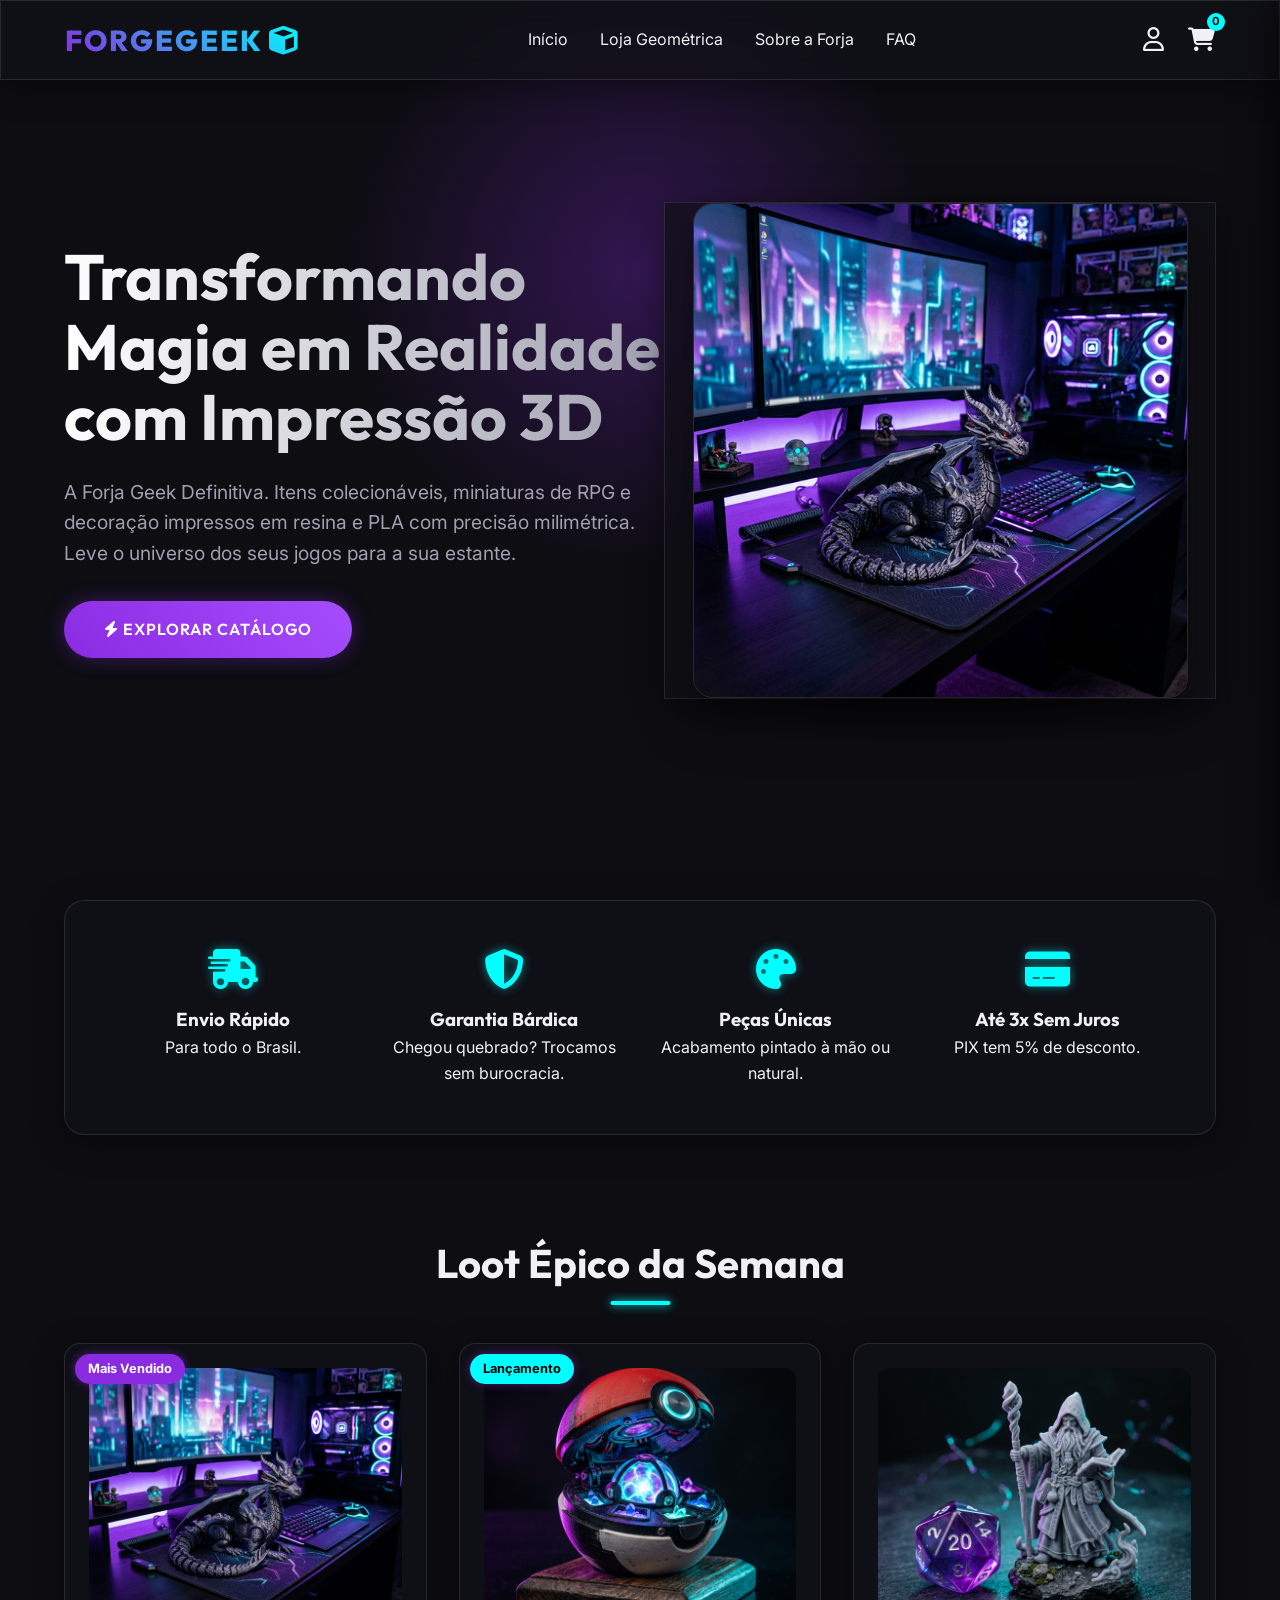
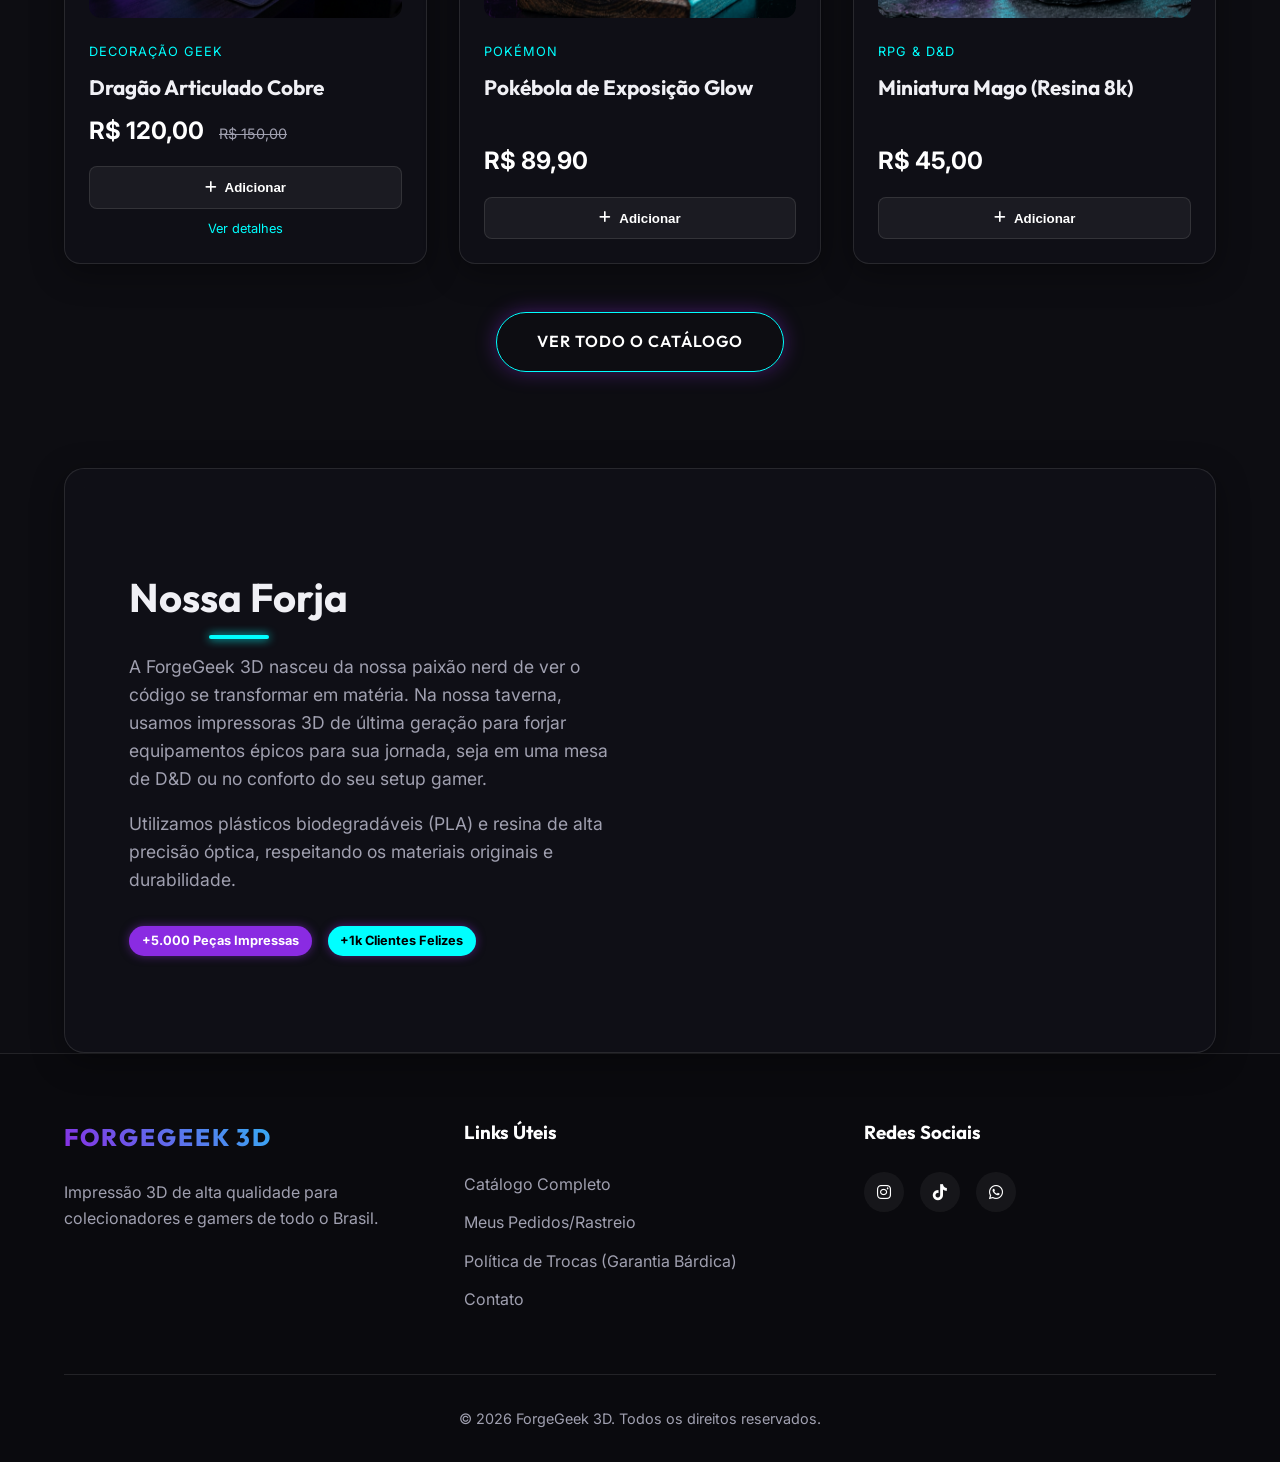
<file: index.html>
<!doctype html>
<html lang="pt-BR">
  <head>
    <meta charset="UTF-8" />
    <meta name="viewport" content="width=device-width, initial-scale=1.0" />
    <title>ForgeGeek 3D | A Forja Geek Definitiva</title>
    <!-- Google Fonts -->
    <link rel="preconnect" href="https://fonts.googleapis.com" />
    <link rel="preconnect" href="https://fonts.gstatic.com" crossorigin />
    <link
      href="https://fonts.googleapis.com/css2?family=Inter:wght@400;500;600&family=Outfit:wght@400;700;800&display=swap"
      rel="stylesheet"
    />
    <!-- FontAwesome -->
    <link
      rel="stylesheet"
      href="https://cdnjs.cloudflare.com/ajax/libs/font-awesome/6.4.0/css/all.min.css"
    />
    <!-- Main Style -->
    <link rel="stylesheet" href="css/style.css" />
  </head>
  <body>
    <!-- Navbar -->
    <nav class="glass" id="navbar">
      <a href="index.html" class="brand"
        >ForgeGeek <i class="fa-solid fa-cube"></i
      ></a>

      <ul class="nav-links">
        <li><a href="index.html">Início</a></li>
        <li><a href="produtos.html">Loja Geométrica</a></li>
        <li><a href="#about">Sobre a Forja</a></li>
        <li><a href="#faq">FAQ</a></li>
      </ul>

      <div class="nav-icons">
        <a href="cliente.html" title="Área do Cliente"
          ><i class="fa-regular fa-user"></i
        ></a>
        <a href="#" id="cart-icon" title="Carrinho">
          <i class="fa-solid fa-cart-shopping"></i>
          <span class="cart-count">0</span>
        </a>
      </div>
    </nav>

    <!-- Hero Section -->
    <header class="hero">
      <div class="hero-text">
        <h1>
          Transformando <span style="color: var(--secondary)">Magia</span> em
          Realidade com Impressão 3D
        </h1>
        <p>
          A Forja Geek Definitiva. Itens colecionáveis, miniaturas de RPG e
          decoração impressos em resina e PLA com precisão milimétrica. Leve o
          universo dos seus jogos para a sua estante.
        </p>
        <a href="produtos.html" class="btn-primary"
          ><i class="fa-solid fa-bolt"></i> Explorar Catálogo</a
        >
      </div>
      <div class="hero-image glass">
        <img src="img/hero-dragon.png" alt="Dragão Articulado 3D" />
      </div>
    </header>

    <!-- Trust Features -->
    <section
      class="glass"
      style="margin: 0 5%; border-radius: 20px; padding: 3rem"
    >
      <div class="features">
        <div class="feature-box">
          <i class="fa-solid fa-truck-fast"></i>
          <h3>Envio Rápido</h3>
          <p>Para todo o Brasil.</p>
        </div>
        <div class="feature-box">
          <i class="fa-solid fa-shield-halved"></i>
          <h3>Garantia Bárdica</h3>
          <p>Chegou quebrado? Trocamos sem burocracia.</p>
        </div>
        <div class="feature-box">
          <i class="fa-solid fa-palette"></i>
          <h3>Peças Únicas</h3>
          <p>Acabamento pintado à mão ou natural.</p>
        </div>
        <div class="feature-box">
          <i class="fa-solid fa-credit-card"></i>
          <h3>Até 3x Sem Juros</h3>
          <p>PIX tem 5% de desconto.</p>
        </div>
      </div>
    </section>

    <!-- Featured Products -->
    <section id="featured">
      <h2 class="section-title">Loot Épico da Semana</h2>

      <div class="products-grid">
        <!-- Product 1 -->
        <div class="product-card glass">
          <div class="badge">Mais Vendido</div>
          <div class="product-img-wrapper">
            <img src="img/hero-dragon.png" alt="Dragão Articulado" />
          </div>
          <div class="product-info">
            <span class="product-category">Decoração Geek</span>
            <h3 class="product-title">Dragão Articulado Cobre</h3>
            <div class="product-price">R$ 120,00 <span>R$ 150,00</span></div>
            <button
              class="btn-add"
              onclick="
                addToCart(
                  1,
                  'Dragão Articulado Cobre',
                  120,
                  'img/hero-dragon.png',
                )
              "
            >
              <i class="fa-solid fa-plus"></i> Adicionar
            </button>
            <a
              href="produto.html"
              style="
                font-size: 0.8rem;
                text-align: center;
                color: var(--secondary);
                margin-top: 10px;
              "
              >Ver detalhes</a
            >
          </div>
        </div>

        <!-- Product 2 -->
        <div class="product-card glass">
          <div class="badge" style="background: #00ffff; color: #000">
            Lançamento
          </div>
          <div class="product-img-wrapper">
            <img src="img/pokeball.png" alt="Pokébola Compartimento" />
          </div>
          <div class="product-info">
            <span class="product-category">Pokémon</span>
            <h3 class="product-title">Pokébola de Exposição Glow</h3>
            <div class="product-price">R$ 89,90</div>
            <button
              class="btn-add"
              onclick="
                addToCart(2, 'Pokébola de Exposição', 89.9, 'img/pokeball.png')
              "
            >
              <i class="fa-solid fa-plus"></i> Adicionar
            </button>
          </div>
        </div>

        <!-- Product 3 -->
        <div class="product-card glass">
          <div class="product-img-wrapper">
            <img src="img/rpg-mini.png" alt="Miniatura Mago RPG" />
          </div>
          <div class="product-info">
            <span class="product-category">RPG & D&D</span>
            <h3 class="product-title">Miniatura Mago (Resina 8k)</h3>
            <div class="product-price">R$ 45,00</div>
            <button
              class="btn-add"
              onclick="
                addToCart(
                  3,
                  'Miniatura Mago (Resina)',
                  45.0,
                  'img/rpg-mini.png',
                )
              "
            >
              <i class="fa-solid fa-plus"></i> Adicionar
            </button>
          </div>
        </div>
      </div>
      <div style="text-align: center; margin-top: 3rem">
        <a
          href="produtos.html"
          class="btn-primary"
          style="background: transparent; border: 1px solid var(--secondary)"
          >Ver Todo o Catálogo</a
        >
      </div>
    </section>

    <!-- About Section -->
    <section
      id="about"
      class="glass"
      style="
        margin: 0 5%;
        border-radius: 20px;
        display: grid;
        grid-template-columns: 1fr 1fr;
        gap: 4rem;
        align-items: center;
      "
    >
      <div>
        <h2
          class="section-title"
          style="left: 0; transform: none; margin-bottom: 1.5rem"
        >
          Nossa Forja
        </h2>
        <p
          style="
            color: var(--text-muted);
            font-size: 1.1rem;
            margin-bottom: 1rem;
          "
        >
          A ForgeGeek 3D nasceu da nossa paixão nerd de ver o código se
          transformar em matéria. Na nossa taverna, usamos impressoras 3D de
          última geração para forjar equipamentos épicos para sua jornada, seja
          em uma mesa de D&D ou no conforto do seu setup gamer.
        </p>
        <p
          style="
            color: var(--text-muted);
            font-size: 1.1rem;
            margin-bottom: 2rem;
          "
        >
          Utilizamos plásticos biodegradáveis (PLA) e resina de alta precisão
          óptica, respeitando os materiais originais e durabilidade.
        </p>
        <div style="display: flex; gap: 1rem">
          <span class="badge" style="position: relative; top: 0; left: 0"
            >+5.000 Peças Impressas</span
          >
          <span
            class="badge"
            style="
              position: relative;
              top: 0;
              left: 0;
              background: var(--secondary);
              color: #000;
            "
            >+1k Clientes Felizes</span
          >
        </div>
      </div>
      <div
        style="
          border-radius: 20px;
          overflow: hidden;
          height: 300px;
          background: url(&quot;https://images.unsplash.com/photo-1631557457712-4ebbc75cb8a5?auto=format&fit=crop&q=80&quot;)
            center/cover;
        "
      >
        <!-- Placeholder photo of a 3D printer -->
      </div>
    </section>

    <!-- Footer -->
    <footer>
      <div class="footer-content">
        <div class="footer-column">
          <h3 class="brand" style="font-size: 1.5rem">ForgeGeek 3D</h3>
          <p style="color: var(--text-muted); margin-top: 1rem">
            Impressão 3D de alta qualidade para colecionadores e gamers de todo
            o Brasil.
          </p>
        </div>
        <div class="footer-column">
          <h3>Links Úteis</h3>
          <ul>
            <li><a href="produtos.html">Catálogo Completo</a></li>
            <li><a href="cliente.html">Meus Pedidos/Rastreio</a></li>
            <li><a href="#">Política de Trocas (Garantia Bárdica)</a></li>
            <li><a href="#">Contato</a></li>
          </ul>
        </div>
        <div class="footer-column">
          <h3>Redes Sociais</h3>
          <div class="social-links">
            <a href="#"><i class="fa-brands fa-instagram"></i></a>
            <a href="#"><i class="fa-brands fa-tiktok"></i></a>
            <a href="#"><i class="fa-brands fa-whatsapp"></i></a>
          </div>
        </div>
      </div>
      <div class="footer-bottom">
        &copy; 2026 ForgeGeek 3D. Todos os direitos reservados.
      </div>
    </footer>

    <!-- Cart Overlay & Sidebar -->
    <div class="cart-overlay" id="cart-overlay"></div>
    <div class="cart-sidebar" id="cart-sidebar">
      <div class="cart-header">
        <h3>Seu Inventário (Carrinho)</h3>
        <button class="close-cart" id="close-cart">
          <i class="fa-solid fa-xmark"></i>
        </button>
      </div>
      <div class="cart-items" id="cart-items">
        <!-- Items injected by JS -->
      </div>
      <div class="cart-footer">
        <div class="cart-total">
          <span>Total:</span>
          <span id="cart-total-price">R$ 0,00</span>
        </div>
        <a href="carrinho.html" class="btn-primary btn-checkout"
          >Finalizar Compra Seguro <i class="fa-solid fa-lock"></i
        ></a>
      </div>
    </div>

    <!-- Toast Notifications -->
    <div id="toast-container"></div>

    <script src="js/main.js"></script>
  </body>
</html>
</file>
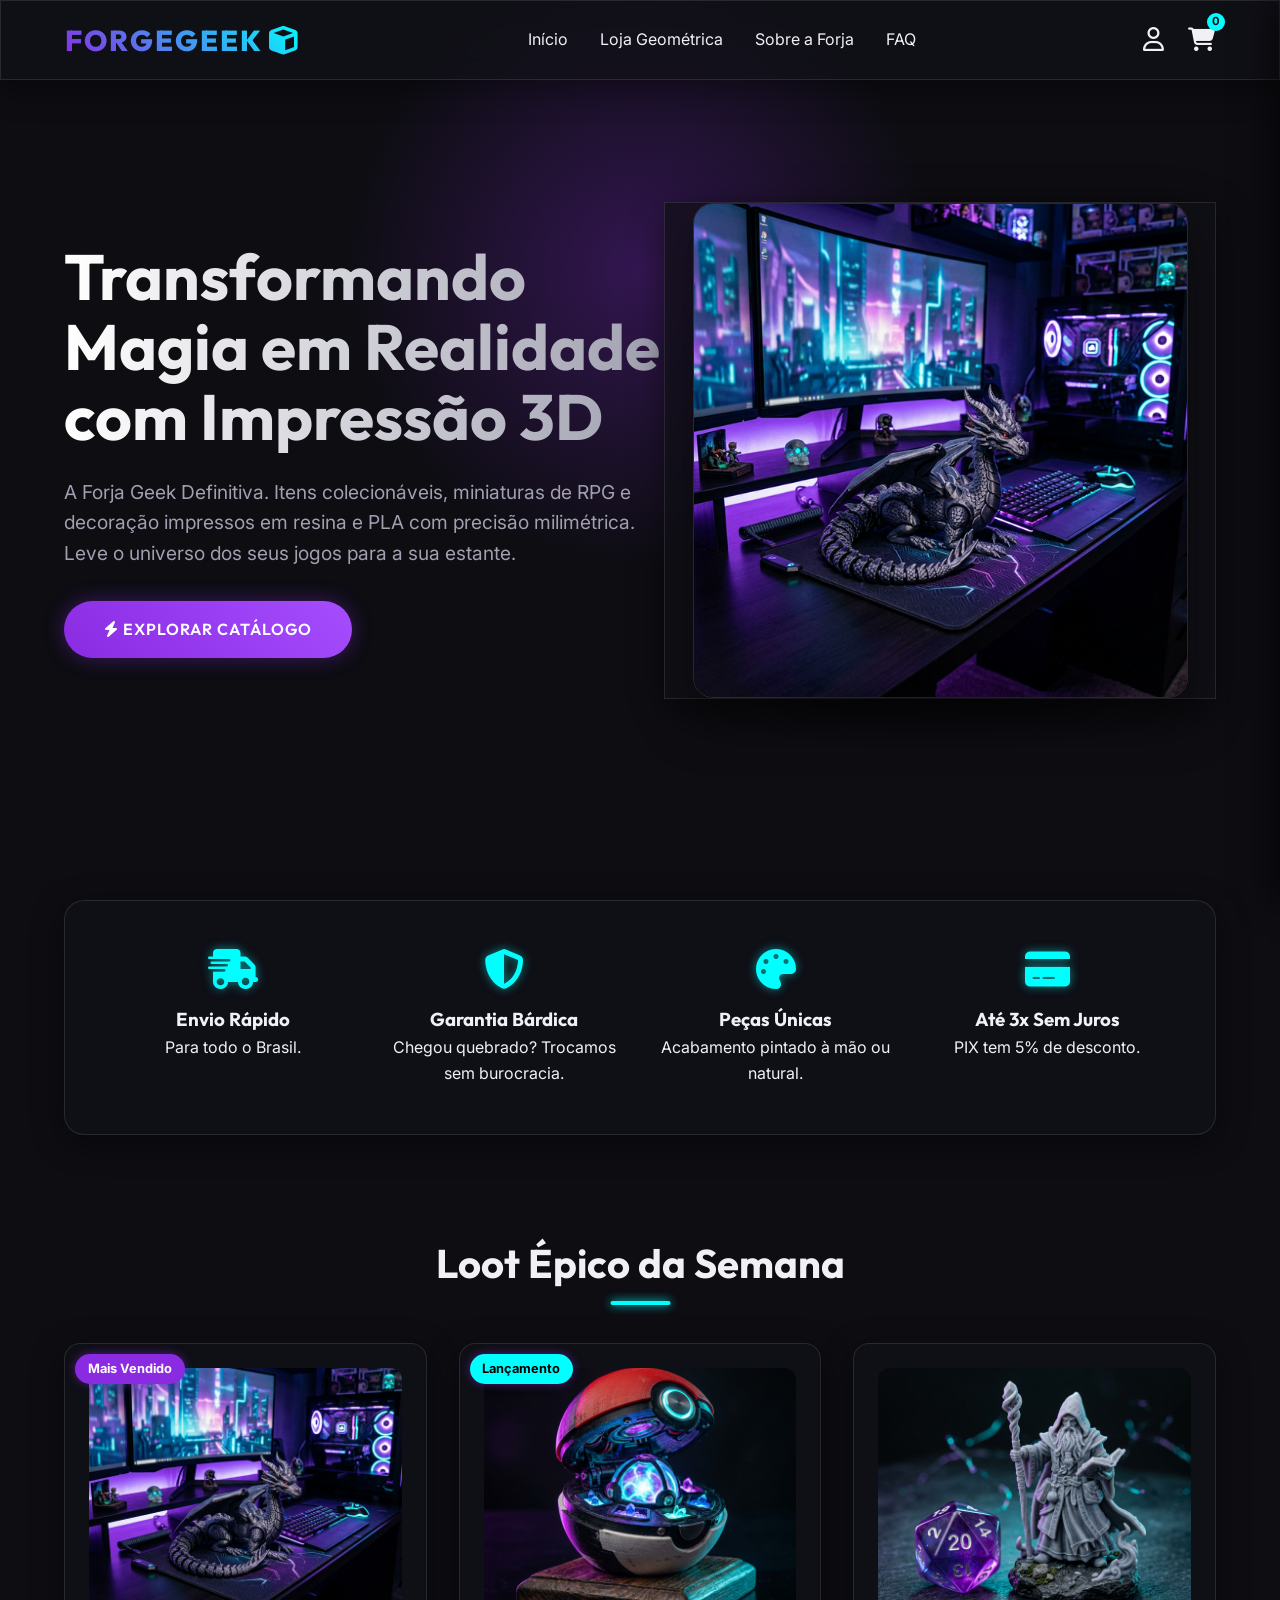
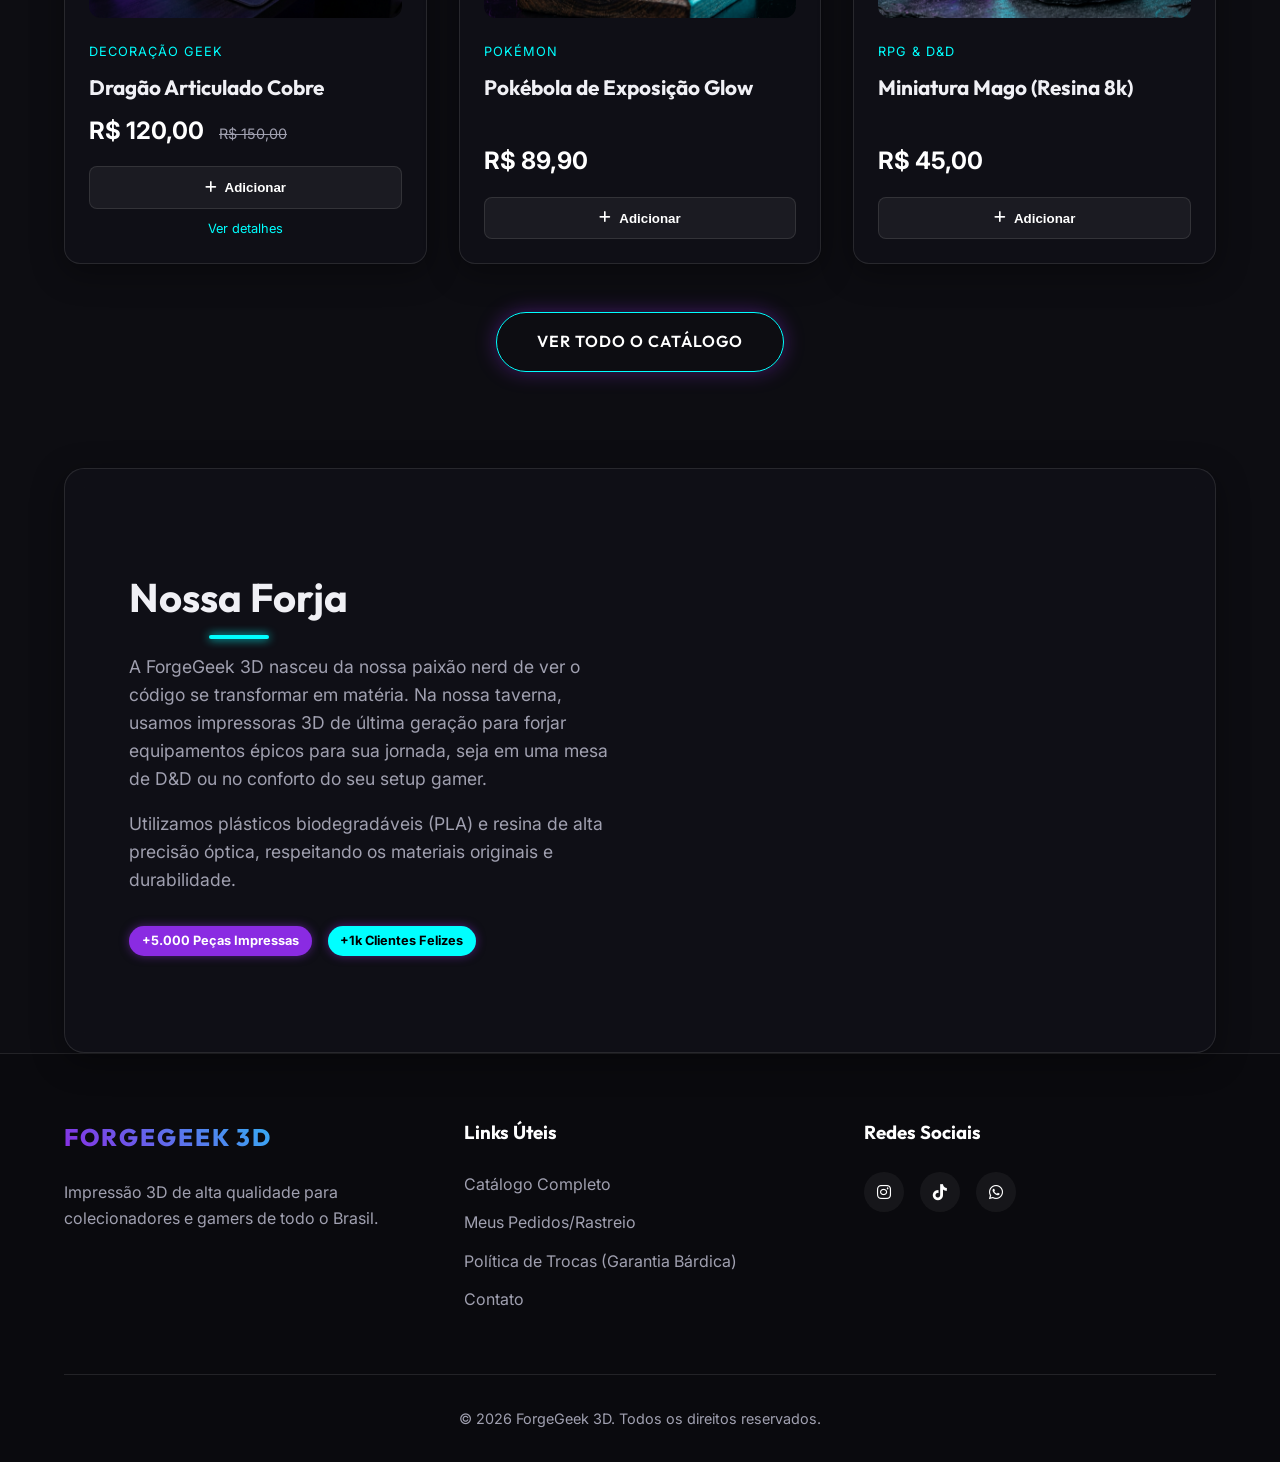
<file: docs/index.html>
<!doctype html>
<html lang="pt-BR">
  <head>
    <meta charset="UTF-8" />
    <meta name="viewport" content="width=device-width, initial-scale=1.0" />
    <title>ForgeGeek 3D | A Forja Geek Definitiva</title>
    <!-- Google Fonts -->
    <link rel="preconnect" href="https://fonts.googleapis.com" />
    <link rel="preconnect" href="https://fonts.gstatic.com" crossorigin />
    <link
      href="https://fonts.googleapis.com/css2?family=Inter:wght@400;500;600&family=Outfit:wght@400;700;800&display=swap"
      rel="stylesheet"
    />
    <!-- FontAwesome -->
    <link
      rel="stylesheet"
      href="https://cdnjs.cloudflare.com/ajax/libs/font-awesome/6.4.0/css/all.min.css"
    />
    <!-- Main Style -->
    <link rel="stylesheet" href="css/style.css" />
  </head>
  <body>
    <!-- Navbar -->
    <nav class="glass" id="navbar">
      <a href="index.html" class="brand"
        >ForgeGeek <i class="fa-solid fa-cube"></i
      ></a>
      <div class="hamburger" id="hamburger"><i class="fa-solid fa-bars"></i></div>

      <ul class="nav-links">
        <li><a href="index.html">Início</a></li>
        <li><a href="produtos.html">Loja Geométrica</a></li>
        <li><a href="#about">Sobre a Forja</a></li>
        <li><a href="#faq">FAQ</a></li>
      </ul>

      <div class="nav-icons">
        <a href="cliente.html" title="Área do Cliente"
          ><i class="fa-regular fa-user"></i
        ></a>
        <a href="#" id="cart-icon" title="Carrinho">
          <i class="fa-solid fa-cart-shopping"></i>
          <span class="cart-count">0</span>
        </a>
      </div>
    </nav>

    <!-- Hero Section -->
    <header class="hero">
      <div class="hero-text">
        <h1>
          Transformando <span style="color: var(--secondary)">Magia</span> em
          Realidade com Impressão 3D
        </h1>
        <p>
          A Forja Geek Definitiva. Itens colecionáveis, miniaturas de RPG e
          decoração impressos em resina e PLA com precisão milimétrica. Leve o
          universo dos seus jogos para a sua estante.
        </p>
        <a href="produtos.html" class="btn-primary"
          ><i class="fa-solid fa-bolt"></i> Explorar Catálogo</a
        >
      </div>
      <div class="hero-image glass">
        <img src="img/hero-dragon.png" alt="Dragão Articulado 3D" />
      </div>
    </header>

    <!-- Trust Features -->
    <section
      class="glass"
      style="margin: 0 5%; border-radius: 20px; padding: 3rem"
    >
      <div class="features">
        <div class="feature-box">
          <i class="fa-solid fa-truck-fast"></i>
          <h3>Envio Rápido</h3>
          <p>Para todo o Brasil.</p>
        </div>
        <div class="feature-box">
          <i class="fa-solid fa-shield-halved"></i>
          <h3>Garantia Bárdica</h3>
          <p>Chegou quebrado? Trocamos sem burocracia.</p>
        </div>
        <div class="feature-box">
          <i class="fa-solid fa-palette"></i>
          <h3>Peças Únicas</h3>
          <p>Acabamento pintado à mão ou natural.</p>
        </div>
        <div class="feature-box">
          <i class="fa-solid fa-credit-card"></i>
          <h3>Até 3x Sem Juros</h3>
          <p>PIX tem 5% de desconto.</p>
        </div>
      </div>
    </section>

    <!-- Featured Products -->
    <section id="featured">
      <h2 class="section-title">Loot Épico da Semana</h2>

      <div class="products-grid">
        <!-- Product 1 -->
        <div class="product-card glass">
          <div class="badge">Mais Vendido</div>
          <div class="product-img-wrapper">
            <img src="img/hero-dragon.png" alt="Dragão Articulado" />
          </div>
          <div class="product-info">
            <span class="product-category">Decoração Geek</span>
            <h3 class="product-title">Dragão Articulado Cobre</h3>
            <div class="product-price">R$ 120,00 <span>R$ 150,00</span></div>
            <button
              class="btn-add"
              onclick="
                addToCart(
                  1,
                  'Dragão Articulado Cobre',
                  120,
                  'img/hero-dragon.png',
                )
              "
            >
              <i class="fa-solid fa-plus"></i> Adicionar
            </button>
            <a
              href="produto.html"
              style="
                font-size: 0.8rem;
                text-align: center;
                color: var(--secondary);
                margin-top: 10px;
              "
              >Ver detalhes</a
            >
          </div>
        </div>

        <!-- Product 2 -->
        <div class="product-card glass">
          <div class="badge" style="background: #00ffff; color: #000">
            Lançamento
          </div>
          <div class="product-img-wrapper">
            <img src="img/pokeball.png" alt="Pokébola Compartimento" />
          </div>
          <div class="product-info">
            <span class="product-category">Pokémon</span>
            <h3 class="product-title">Pokébola de Exposição Glow</h3>
            <div class="product-price">R$ 89,90</div>
            <button
              class="btn-add"
              onclick="
                addToCart(2, 'Pokébola de Exposição', 89.9, 'img/pokeball.png')
              "
            >
              <i class="fa-solid fa-plus"></i> Adicionar
            </button>
          </div>
        </div>

        <!-- Product 3 -->
        <div class="product-card glass">
          <div class="product-img-wrapper">
            <img src="img/rpg-mini.png" alt="Miniatura Mago RPG" />
          </div>
          <div class="product-info">
            <span class="product-category">RPG & D&D</span>
            <h3 class="product-title">Miniatura Mago (Resina 8k)</h3>
            <div class="product-price">R$ 45,00</div>
            <button
              class="btn-add"
              onclick="
                addToCart(
                  3,
                  'Miniatura Mago (Resina)',
                  45.0,
                  'img/rpg-mini.png',
                )
              "
            >
              <i class="fa-solid fa-plus"></i> Adicionar
            </button>
          </div>
        </div>
      </div>
      <div style="text-align: center; margin-top: 3rem">
        <a
          href="produtos.html"
          class="btn-primary"
          style="background: transparent; border: 1px solid var(--secondary)"
          >Ver Todo o Catálogo</a
        >
      </div>
    </section>

    <!-- About Section -->
    <section
      id="about"
      class="glass"
      style="
        margin: 0 5%;
        border-radius: 20px;
        display: grid;
        grid-template-columns: 1fr 1fr;
        gap: 4rem;
        align-items: center;
      "
    >
      <div>
        <h2
          class="section-title"
          style="left: 0; transform: none; margin-bottom: 1.5rem"
        >
          Nossa Forja
        </h2>
        <p
          style="
            color: var(--text-muted);
            font-size: 1.1rem;
            margin-bottom: 1rem;
          "
        >
          A ForgeGeek 3D nasceu da nossa paixão nerd de ver o código se
          transformar em matéria. Na nossa taverna, usamos impressoras 3D de
          última geração para forjar equipamentos épicos para sua jornada, seja
          em uma mesa de D&D ou no conforto do seu setup gamer.
        </p>
        <p
          style="
            color: var(--text-muted);
            font-size: 1.1rem;
            margin-bottom: 2rem;
          "
        >
          Utilizamos plásticos biodegradáveis (PLA) e resina de alta precisão
          óptica, respeitando os materiais originais e durabilidade.
        </p>
        <div style="display: flex; gap: 1rem">
          <span class="badge" style="position: relative; top: 0; left: 0"
            >+5.000 Peças Impressas</span
          >
          <span
            class="badge"
            style="
              position: relative;
              top: 0;
              left: 0;
              background: var(--secondary);
              color: #000;
            "
            >+1k Clientes Felizes</span
          >
        </div>
      </div>
      <div
        style="
          border-radius: 20px;
          overflow: hidden;
          height: 300px;
          background: url(&quot;https://images.unsplash.com/photo-1631557457712-4ebbc75cb8a5?auto=format&fit=crop&q=80&quot;)
            center/cover;
        "
      >
        <!-- Placeholder photo of a 3D printer -->
      </div>
    </section>

    <!-- Footer -->
    <footer>
      <div class="footer-content">
        <div class="footer-column">
          <h3 class="brand" style="font-size: 1.5rem">ForgeGeek 3D</h3>
          <p style="color: var(--text-muted); margin-top: 1rem">
            Impressão 3D de alta qualidade para colecionadores e gamers de todo
            o Brasil.
          </p>
        </div>
        <div class="footer-column">
          <h3>Links Úteis</h3>
          <ul>
            <li><a href="produtos.html">Catálogo Completo</a></li>
            <li><a href="cliente.html">Meus Pedidos/Rastreio</a></li>
            <li><a href="#">Política de Trocas (Garantia Bárdica)</a></li>
            <li><a href="#">Contato</a></li>
          </ul>
        </div>
        <div class="footer-column">
          <h3>Redes Sociais</h3>
          <div class="social-links">
            <a href="#"><i class="fa-brands fa-instagram"></i></a>
            <a href="#"><i class="fa-brands fa-tiktok"></i></a>
            <a href="#"><i class="fa-brands fa-whatsapp"></i></a>
          </div>
        </div>
      </div>
      <div class="footer-bottom">
        &copy; 2026 ForgeGeek 3D. Todos os direitos reservados.
      </div>
    </footer>

    <!-- Cart Overlay & Sidebar -->
    <div class="cart-overlay" id="cart-overlay"></div>
    <div class="cart-sidebar" id="cart-sidebar">
      <div class="cart-header">
        <h3>Seu Inventário (Carrinho)</h3>
        <button class="close-cart" id="close-cart">
          <i class="fa-solid fa-xmark"></i>
        </button>
      </div>
      <div class="cart-items" id="cart-items">
        <!-- Items injected by JS -->
      </div>
      <div class="cart-footer">
        <div class="cart-total">
          <span>Total:</span>
          <span id="cart-total-price">R$ 0,00</span>
        </div>
        <a href="carrinho.html" class="btn-primary btn-checkout"
          >Finalizar Compra Seguro <i class="fa-solid fa-lock"></i
        ></a>
      </div>
    </div>

    <!-- Toast Notifications -->
    <div id="toast-container"></div>

    <script src="js/main.js"></script>
  </body>
</html>
</file>
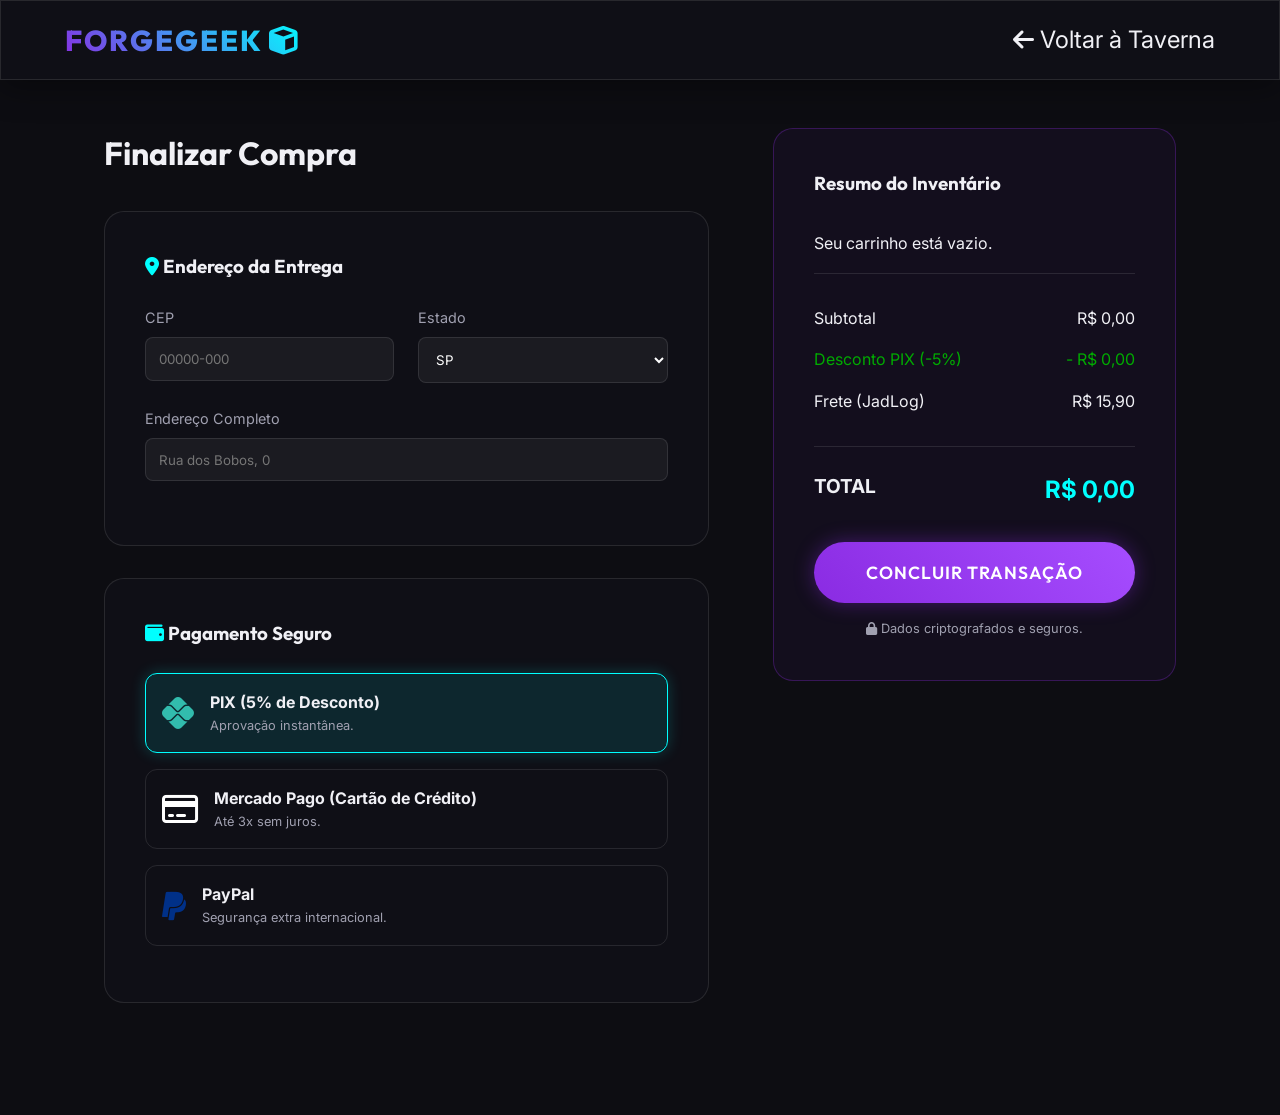
<file: carrinho.html>
<!DOCTYPE html>
<html lang="pt-BR">
<head>
    <meta charset="UTF-8">
    <meta name="viewport" content="width=device-width, initial-scale=1.0">
    <title>Checkout | ForgeGeek 3D</title>
    <link href="https://fonts.googleapis.com/css2?family=Inter:wght@400;500;600&family=Outfit:wght@400;700;800&display=swap" rel="stylesheet">
    <link rel="stylesheet" href="https://cdnjs.cloudflare.com/ajax/libs/font-awesome/6.4.0/css/all.min.css">
    <link rel="stylesheet" href="css/style.css">
    <style>
        .checkout-grid {
            display: grid;
            grid-template-columns: 1.5fr 1fr;
            gap: 4rem;
            max-width: 1200px;
            margin: 8rem auto 5rem;
            padding: 0 5%;
        }
        .form-section {
            background: var(--bg-glass);
            border: 1px solid var(--glass-border);
            padding: 2.5rem;
            border-radius: 20px;
            margin-bottom: 2rem;
        }
        .form-row { display: grid; grid-template-columns: 1fr 1fr; gap: 1.5rem; margin-bottom: 1.5rem; }
        .input-box { display: flex; flex-direction: column; }
        .input-box label { color: var(--text-muted); font-size: 0.9rem; margin-bottom: 0.5rem; }
        .input-box input, .input-box select {
            padding: 0.8rem;
            border-radius: 8px;
            background: rgba(255,255,255,0.05);
            border: 1px solid var(--glass-border);
            color: white; font-family: var(--font-body);
        }
        .payment-method {
            display: flex; gap: 1rem; align-items: center;
            padding: 1rem; border: 1px solid var(--glass-border);
            border-radius: 12px; margin-bottom: 1rem; cursor: pointer;
            transition: all 0.3s;
        }
        .payment-method:hover { border-color: var(--secondary); background: rgba(0,255,255,0.05); }
        .payment-method.active { border-color: var(--secondary); background: rgba(0,255,255,0.1); box-shadow: 0 0 15px rgba(0,255,255,0.2); }
        
        .order-summary {
            background: rgba(138,43,226, 0.05);
            border: 1px solid rgba(138,43,226, 0.3);
            padding: 2.5rem;
            border-radius: 20px;
            height: fit-content;
        }
        @media (max-width: 900px) { .checkout-grid { grid-template-columns: 1fr; } }
    </style>
</head>
<body>

    <nav class="glass" id="navbar">
        <a href="index.html" class="brand">ForgeGeek <i class="fa-solid fa-cube"></i></a>
        <div class="nav-icons">
            <a href="index.html" title="Voltar"><i class="fa-solid fa-arrow-left"></i> Voltar à Taverna</a>
        </div>
    </nav>

    <div class="checkout-grid">
        <!-- Forms -->
        <div>
            <h1 style="margin-bottom: 2rem;">Finalizar Compra</h1>
            
            <div class="form-section">
                <h3 style="margin-bottom: 1.5rem;"><i class="fa-solid fa-location-dot" style="color:var(--secondary)"></i> Endereço da Entrega</h3>
                <div class="form-row">
                    <div class="input-box"><label>CEP</label><input type="text" placeholder="00000-000"></div>
                    <div class="input-box"><label>Estado</label><select><option>SP</option><option>RJ</option><option>MG</option></select></div>
                </div>
                <div class="input-box" style="margin-bottom: 1.5rem;"><label>Endereço Completo</label><input type="text" placeholder="Rua dos Bobos, 0"></div>
            </div>

            <div class="form-section">
                <h3 style="margin-bottom: 1.5rem;"><i class="fa-solid fa-wallet" style="color:var(--secondary)"></i> Pagamento Seguro</h3>
                
                <div class="payment-method active">
                    <i class="fa-brands fa-pix" style="font-size: 2rem; color: #32BCAD;"></i>
                    <div>
                        <strong>PIX (5% de Desconto)</strong>
                        <p style="font-size: 0.8rem; color: var(--text-muted)">Aprovação instantânea.</p>
                    </div>
                </div>
                
                <div class="payment-method">
                    <i class="fa-regular fa-credit-card" style="font-size: 2rem; color: #fff;"></i>
                    <div>
                        <strong>Mercado Pago (Cartão de Crédito)</strong>
                        <p style="font-size: 0.8rem; color: var(--text-muted)">Até 3x sem juros.</p>
                    </div>
                </div>
                
                <div class="payment-method">
                    <i class="fa-brands fa-paypal" style="font-size: 2rem; color: #003087;"></i>
                    <div>
                        <strong>PayPal</strong>
                        <p style="font-size: 0.8rem; color: var(--text-muted)">Segurança extra internacional.</p>
                    </div>
                </div>
            </div>
        </div>

        <!-- Summary -->
        <div class="order-summary">
            <h3 style="margin-bottom: 2rem;">Resumo do Inventário</h3>
            <div id="checkout-items" style="margin-bottom: 2rem; border-bottom: 1px solid var(--glass-border); padding-bottom: 1rem;">
                <!-- JS will inject here, but fallback: -->
                <p style="color: var(--text-muted);">Carregando itens...</p>
            </div>
            
            <div style="display: flex; justify-content: space-between; margin-bottom: 1rem;">
                <span>Subtotal</span>
                <span id="checkout-subtotal">R$ 0,00</span>
            </div>
            <div style="display: flex; justify-content: space-between; margin-bottom: 1rem; color: #00aa00;">
                <span>Desconto PIX (-5%)</span>
                <span id="checkout-discount">- R$ 0,00</span>
            </div>
            <div style="display: flex; justify-content: space-between; margin-bottom: 2rem;">
                <span>Frete (JadLog)</span>
                <span>R$ 15,90</span>
            </div>
            
            <div style="display: flex; justify-content: space-between; border-top: 1px solid var(--glass-border); padding-top: 1.5rem; margin-bottom: 2rem;">
                <span style="font-size: 1.2rem; font-weight: bold;">TOTAL</span>
                <span id="checkout-final" style="font-size: 1.5rem; font-weight: bold; color: var(--secondary);">R$ 0,00</span>
            </div>
            
            <button class="btn-primary" style="width: 100%; padding: 1.2rem; font-size: 1.1rem;" onclick="finishOrder()">Concluir Transação</button>
            <div style="text-align: center; margin-top: 1rem; color: var(--text-muted); font-size: 0.8rem;">
                <i class="fa-solid fa-lock"></i> Dados criptografados e seguros.
            </div>
        </div>
    </div>

    <!-- Toast -->
    <div id="toast-container"></div>
    <script src="js/main.js"></script>
    <script>
        // Load cart onto checkout page visually
        function loadCheckout() {
            const itemsContainer = document.getElementById('checkout-items');
            if(cart.length === 0) {
                itemsContainer.innerHTML = '<p>Seu carrinho está vazio.</p>';
                return;
            }
            
            itemsContainer.innerHTML = '';
            let subtotal = 0;
            
            cart.forEach(item => {
                subtotal += item.price * item.quantity;
                itemsContainer.innerHTML += `
                <div style="display: flex; justify-content: space-between; margin-bottom: 10px; font-size: 0.9rem;">
                    <span>${item.quantity}x ${item.title}</span>
                    <span>R$ ${(item.price * item.quantity).toFixed(2).replace('.',',')}</span>
                </div>
                `;
            });
            
            document.getElementById('checkout-subtotal').textContent = `R$ ${subtotal.toFixed(2).replace('.',',')}`;
            let discount = subtotal * 0.05;
            document.getElementById('checkout-discount').textContent = `- R$ ${discount.toFixed(2).replace('.',',')}`;
            let final = subtotal - discount + 15.90;
            document.getElementById('checkout-final').textContent = `R$ ${final.toFixed(2).replace('.',',')}`;
        }
        
        function finishOrder() {
            showToast("A jornada começa! Pedido concluído com sucesso.");
            localStorage.removeItem('forgeGeekCart');
            setTimeout(() => {
                window.location.href = 'cliente.html';
            }, 3000);
        }

        setTimeout(loadCheckout, 300);
    </script>
</body>
</html>
</file>
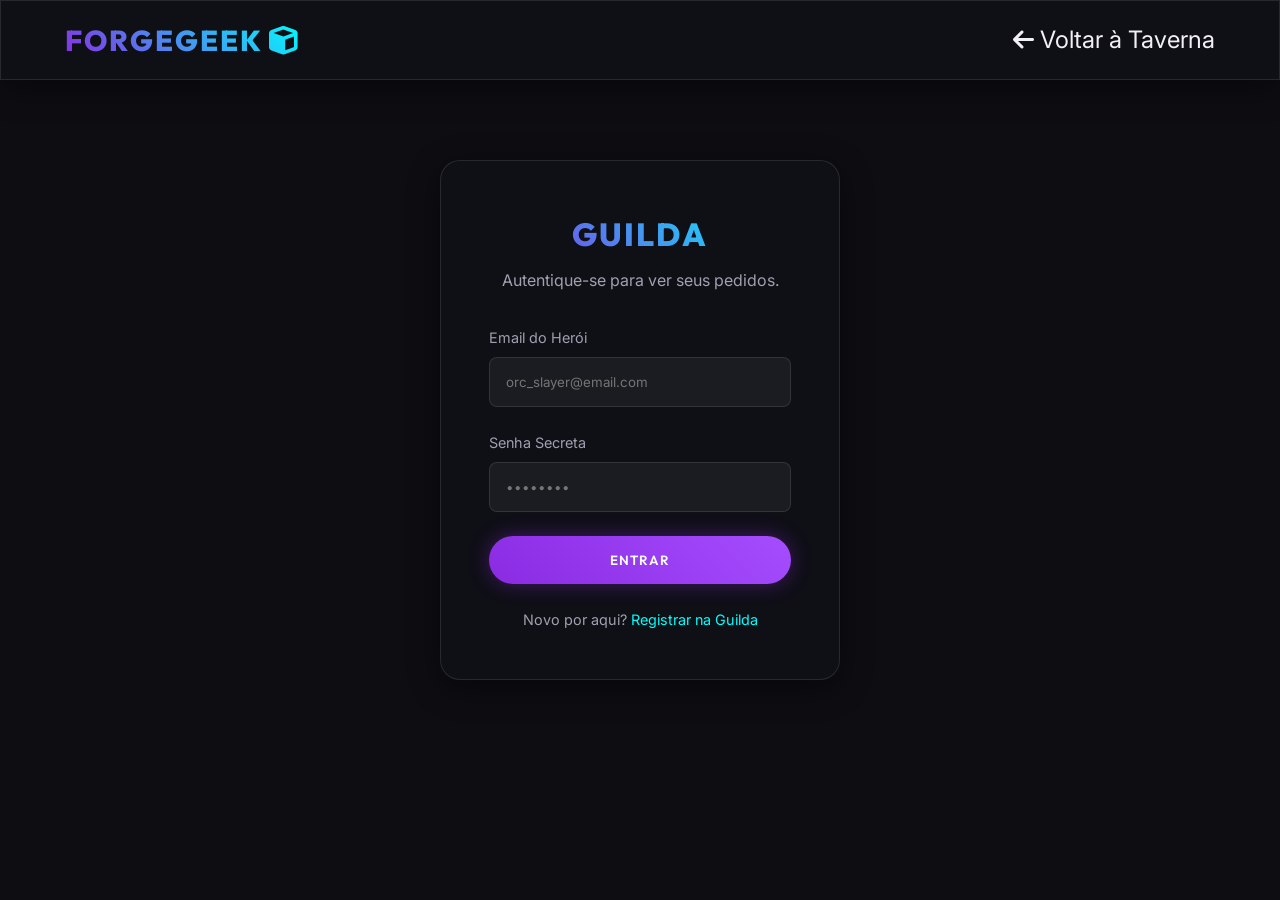
<file: cliente.html>
<!DOCTYPE html>
<html lang="pt-BR">
<head>
    <meta charset="UTF-8">
    <meta name="viewport" content="width=device-width, initial-scale=1.0">
    <title>Área do Aventureiro | ForgeGeek 3D</title>
    <link href="https://fonts.googleapis.com/css2?family=Inter:wght@400;500;600&family=Outfit:wght@400;700;800&display=swap" rel="stylesheet">
    <link rel="stylesheet" href="https://cdnjs.cloudflare.com/ajax/libs/font-awesome/6.4.0/css/all.min.css">
    <link rel="stylesheet" href="css/style.css">
    <style>
        .auth-container {
            max-width: 400px;
            margin: 10rem auto 5rem;
            padding: 3rem;
            border-radius: 20px;
            text-align: center;
        }
        .form-group {
            margin-bottom: 1.5rem;
            text-align: left;
        }
        .form-group label {
            display: block;
            margin-bottom: 0.5rem;
            color: var(--text-muted);
            font-size: 0.9rem;
        }
        .form-control {
            width: 100%;
            padding: 1rem;
            border-radius: 8px;
            background: rgba(255,255,255,0.05);
            border: 1px solid var(--glass-border);
            color: white;
            font-family: var(--font-body);
        }
        .form-control:focus {
            outline: none;
            border-color: var(--secondary);
            box-shadow: 0 0 10px rgba(0,255,255,0.2);
        }
    </style>
</head>
<body>

    <nav class="glass" id="navbar">
        <a href="index.html" class="brand">ForgeGeek <i class="fa-solid fa-cube"></i></a>
        <div class="nav-icons">
            <a href="index.html" title="Voltar"><i class="fa-solid fa-arrow-left"></i> Voltar à Taverna</a>
        </div>
    </nav>

    <!-- Login Area (Simulated) -->
    <div class="auth-container glass" id="login-box">
        <h2 class="brand" style="font-size: 2rem; margin-bottom: 0.5rem;">Guilda</h2>
        <p style="color: var(--text-muted); margin-bottom: 2rem;">Autentique-se para ver seus pedidos.</p>
        
        <form onsubmit="event.preventDefault(); simulateLogin();">
            <div class="form-group">
                <label>Email do Herói</label>
                <input type="email" class="form-control" placeholder="orc_slayer@email.com" required>
            </div>
            <div class="form-group">
                <label>Senha Secreta</label>
                <input type="password" class="form-control" placeholder="••••••••" required>
            </div>
            <button type="submit" class="btn-primary" style="width: 100%;">Entrar</button>
        </form>
        <p style="margin-top: 1.5rem; font-size: 0.9rem; color: var(--text-muted);">Novo por aqui? <a href="#" style="color: var(--secondary);">Registrar na Guilda</a></p>
    </div>

    <!-- Dashboard (Hidden initially) -->
    <div id="dashboard" style="display: none; padding: 10rem 5% 5rem; max-width: 1200px; margin: 0 auto;">
        <h1 class="brand" style="margin-bottom: 3rem;">Área do Cliente</h1>
        
        <div style="display: grid; grid-template-columns: 1fr 3fr; gap: 3rem;">
            <!-- MenuSidebar -->
            <div class="glass" style="padding: 2rem; border-radius: 16px; height: fit-content;">
                <h3 style="margin-bottom: 1.5rem;"><i class="fa-solid fa-user-astronaut"></i> Olá, Aventureiro!</h3>
                <ul style="list-style:none;">
                    <li style="margin-bottom: 1rem;"><a href="#" style="color: var(--secondary);"><i class="fa-solid fa-box"></i> Historico de Pedidos</a></li>
                    <li style="margin-bottom: 1rem;"><a href="#"><i class="fa-solid fa-location-dot"></i> Rastreamento</a></li>
                    <li style="margin-bottom: 1rem;"><a href="#"><i class="fa-solid fa-star"></i> Minhas Avaliações</a></li>
                    <li style="margin-top: 2rem; border-top: 1px solid var(--glass-border); padding-top: 1rem;"><a href="#" onclick="location.reload();" style="color: #ff4444;"><i class="fa-solid fa-right-from-bracket"></i> Sair da Guilda</a></li>
                </ul>
            </div>

            <!-- Content -->
            <div>
                <h2>Seus últimos Loots (Pedidos)</h2>
                
                <div class="glass" style="padding: 2rem; border-radius: 16px; margin-top: 1.5rem;">
                    <div style="display: flex; justify-content: space-between; border-bottom: 1px solid var(--glass-border); padding-bottom: 1rem; margin-bottom: 1rem;">
                        <strong>Pedido #FG-8299</strong>
                        <span class="badge" style="position: static; background: #00aa00; font-size: 0.8rem;">Em Rota de Entrega</span>
                    </div>
                    <div style="display: flex; gap: 1.5rem; align-items: center;">
                        <img src="img/hero-dragon.png" style="width: 80px; border-radius: 8px;">
                        <div>
                            <h4>Dragão Articulado Cobre</h4>
                            <p style="color: var(--text-muted); font-size: 0.9rem;">Comprado em: 10/10/2026</p>
                            <p style="font-weight: bold; margin-top: 0.5rem;">R$ 120,00</p>
                        </div>
                        <div style="margin-left: auto; text-align: right;">
                            <button class="btn-primary" style="padding: 0.5rem 1rem; font-size: 0.8rem; border-radius: 8px;">Rastrear Magia <i class="fa-solid fa-truck"></i></button>
                        </div>
                    </div>
                </div>

            </div>
        </div>
    </div>

    <script>
        function simulateLogin() {
            document.getElementById('login-box').style.display = 'none';
            const dashboard = document.getElementById('dashboard');
            dashboard.style.display = 'block';
            dashboard.style.animation = 'float 1s ease'; // slight pop in
        }
    </script>
</body>
</html>
</file>
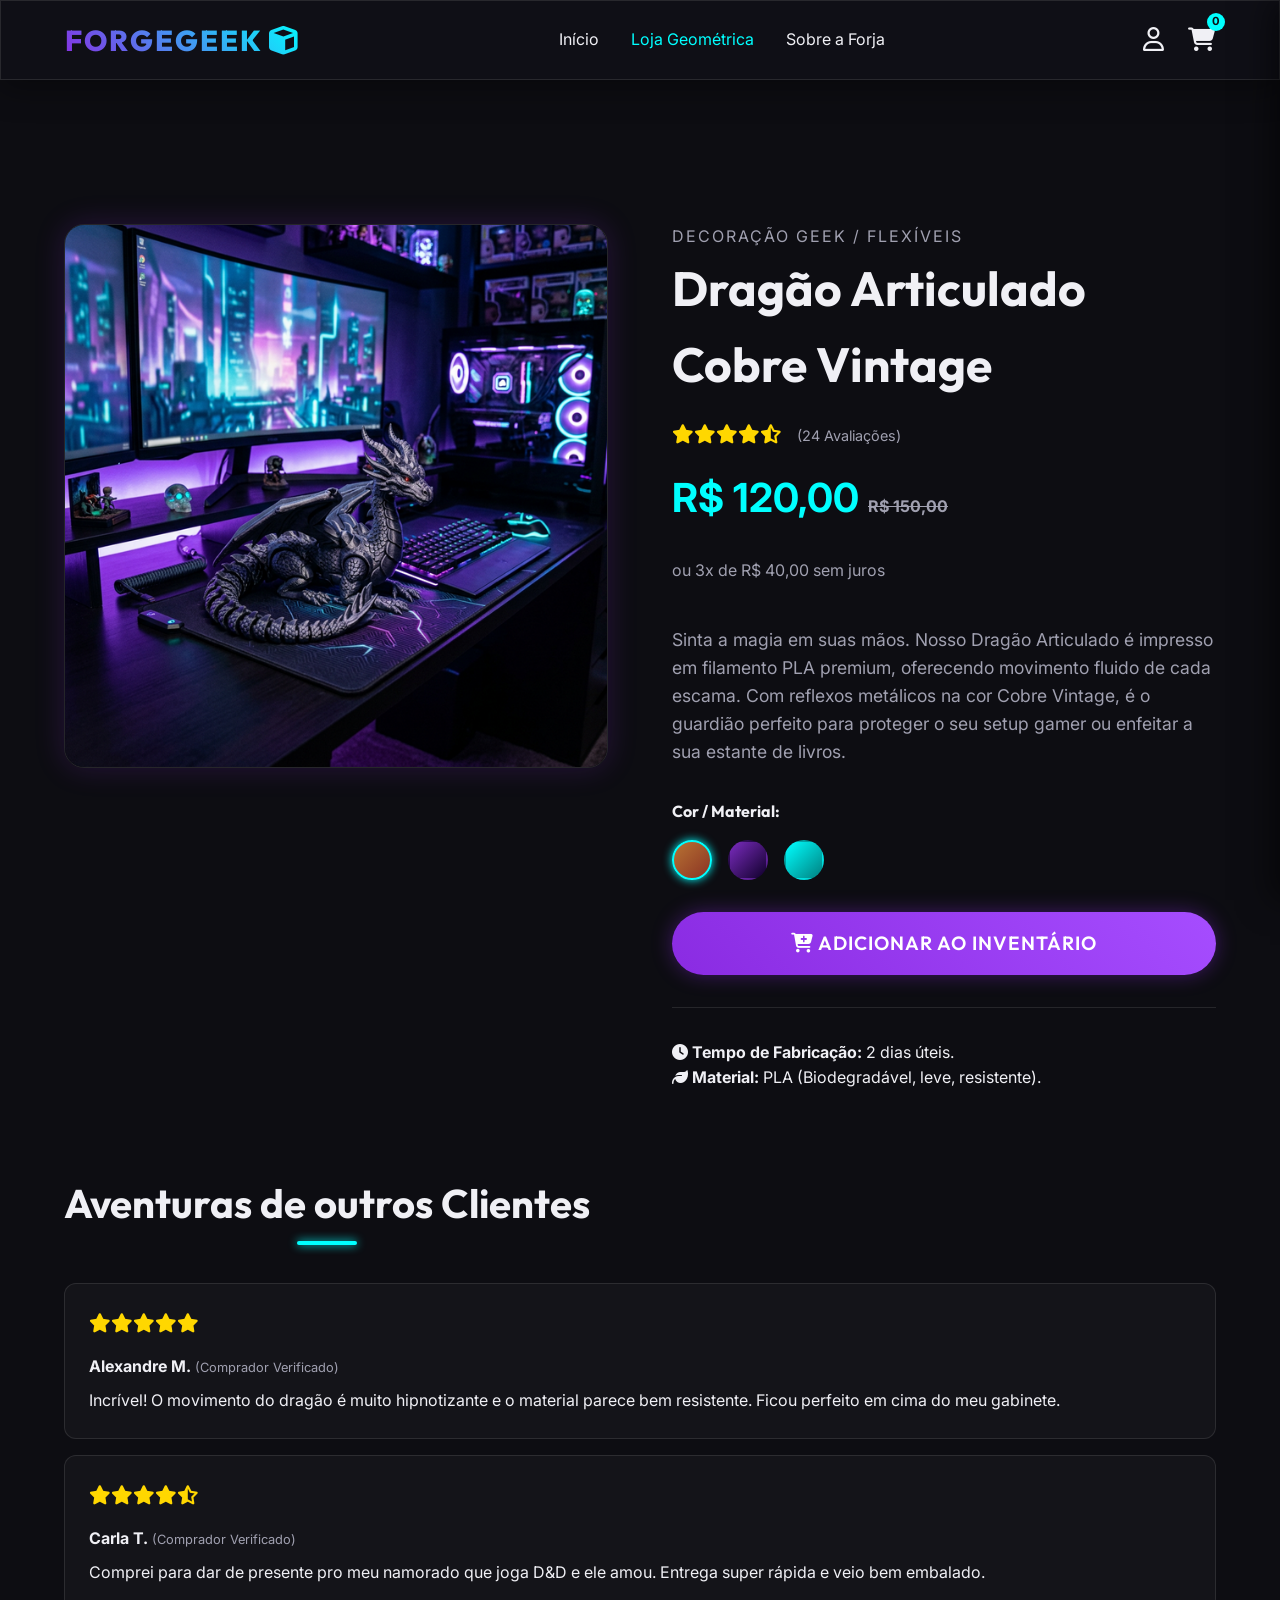
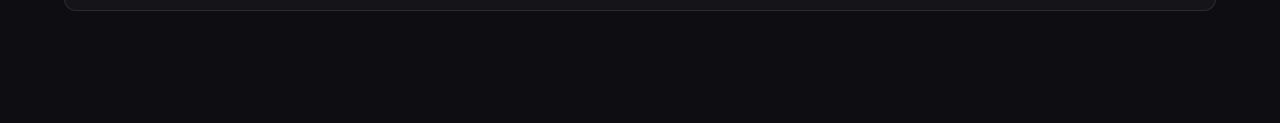
<file: produto.html>
<!DOCTYPE html>
<html lang="pt-BR">
<head>
    <meta charset="UTF-8">
    <meta name="viewport" content="width=device-width, initial-scale=1.0">
    <title>Dragão Articulado | ForgeGeek 3D</title>
    <link href="https://fonts.googleapis.com/css2?family=Inter:wght@400;500;600&family=Outfit:wght@400;700;800&display=swap" rel="stylesheet">
    <link rel="stylesheet" href="https://cdnjs.cloudflare.com/ajax/libs/font-awesome/6.4.0/css/all.min.css">
    <link rel="stylesheet" href="css/style.css">
    <style>
        .product-detail-layout {
            display: grid;
            grid-template-columns: 1fr 1fr;
            gap: 4rem;
            margin-top: 8rem;
        }
        .main-image {
            width: 100%;
            border-radius: 20px;
            border: 1px solid var(--glass-border);
            box-shadow: 0 0 30px rgba(138,43,226,0.2);
        }
        .product-data h1 {
            font-size: 3rem;
            margin-bottom: 1rem;
        }
        .price-big {
            font-size: 2.5rem;
            color: var(--secondary);
            font-weight: bold;
            margin-bottom: 2rem;
        }
        .review-stars {
            color: #ffd700;
            margin-bottom: 1rem;
            font-size: 1.2rem;
        }
        .variants {
            display: flex;
            gap: 1rem;
            margin-bottom: 2rem;
        }
        .variant {
            width: 40px; height: 40px;
            border-radius: 50%;
            cursor: pointer;
            border: 2px solid transparent;
        }
        .variant.active { border-color: var(--secondary); box-shadow: 0 0 10px var(--secondary); }
        
        .reviews-section { margin-top: 5rem; }
        .review-card {
            background: rgba(255,255,255,0.03);
            padding: 1.5rem;
            border-radius: 12px;
            margin-bottom: 1rem;
            border: 1px solid var(--glass-border);
        }
        
        @media (max-width: 900px) {
            .product-detail-layout { grid-template-columns: 1fr; }
        }
    </style>
</head>
<body>

    <!-- Navbar -->
    <nav class="glass" id="navbar">
        <a href="index.html" class="brand">ForgeGeek <i class="fa-solid fa-cube"></i></a>
        <ul class="nav-links">
            <li><a href="index.html">Início</a></li>
            <li><a href="produtos.html" style="color: var(--secondary);">Loja Geométrica</a></li>
            <li><a href="index.html#about">Sobre a Forja</a></li>
        </ul>
        <div class="nav-icons">
            <a href="cliente.html"><i class="fa-regular fa-user"></i></a>
            <a href="#" id="cart-icon"><i class="fa-solid fa-cart-shopping"></i> <span class="cart-count">0</span></a>
        </div>
    </nav>

    <section>
        <div class="product-detail-layout">
            <div>
                <img src="img/hero-dragon.png" alt="Dragão Articulado Cobre" class="main-image">
            </div>
            <div class="product-data">
                <span style="color: var(--text-muted); text-transform: uppercase; letter-spacing: 2px;">Decoração Geek / Flexíveis</span>
                <h1>Dragão Articulado Cobre Vintage</h1>
                
                <div class="review-stars">
                    <i class="fa-solid fa-star"></i><i class="fa-solid fa-star"></i><i class="fa-solid fa-star"></i><i class="fa-solid fa-star"></i><i class="fa-solid fa-star-half-stroke"></i>
                    <span style="color: var(--text-muted); font-size: 0.9rem; margin-left:10px;">(24 Avaliações)</span>
                </div>

                <div class="price-big">
                    R$ 120,00 
                    <span style="font-size: 1rem; color: var(--text-muted); text-decoration: line-through;">R$ 150,00</span>
                    <br><span style="font-size: 1rem; color: #a0a0b0; font-weight: normal;">ou 3x de R$ 40,00 sem juros</span>
                </div>
                
                <p style="color: var(--text-muted); font-size: 1.1rem; margin-bottom: 2rem;">
                    Sinta a magia em suas mãos. Nosso Dragão Articulado é impresso em filamento PLA premium, oferecendo movimento fluido de cada escama. Com reflexos metálicos na cor Cobre Vintage, é o guardião perfeito para proteger o seu setup gamer ou enfeitar a sua estante de livros. 
                </p>

                <h4 style="margin-bottom: 1rem;">Cor / Material:</h4>
                <div class="variants">
                    <div class="variant active" style="background: linear-gradient(135deg, #b87333, #8a3324);"></div>
                    <div class="variant" style="background: linear-gradient(135deg, #7b2cbf, #10002b);"></div>
                    <div class="variant" style="background: linear-gradient(135deg, #00ffff, #008080);"></div>
                </div>

                <button class="btn-primary" style="width: 100%; font-size: 1.2rem; padding: 1.2rem;" onclick="addToCart(1, 'Dragão Articulado Cobre', 120, 'img/hero-dragon.png')">
                    <i class="fa-solid fa-cart-plus"></i> Adicionar ao Inventário
                </button>

                <div style="margin-top: 2rem; padding-top: 2rem; border-top: 1px solid var(--glass-border);">
                    <p><strong><i class="fa-solid fa-clock"></i> Tempo de Fabricação:</strong> 2 dias úteis.</p>
                    <p><strong><i class="fa-solid fa-leaf"></i> Material:</strong> PLA (Biodegradável, leve, resistente).</p>
                </div>
            </div>
        </div>
        
        <div class="reviews-section">
            <h2 class="section-title" style="left: 0; transform: none;">Aventuras de outros Clientes</h2>
            <div class="review-card">
                <div class="review-stars"><i class="fa-solid fa-star"></i><i class="fa-solid fa-star"></i><i class="fa-solid fa-star"></i><i class="fa-solid fa-star"></i><i class="fa-solid fa-star"></i></div>
                <strong>Alexandre M.</strong> <span style="color: var(--text-muted); font-size: 0.8rem;">(Comprador Verificado)</span>
                <p style="margin-top: 0.5rem; color: var(--text-main);">Incrível! O movimento do dragão é muito hipnotizante e o material parece bem resistente. Ficou perfeito em cima do meu gabinete.</p>
            </div>
            <div class="review-card">
                <div class="review-stars"><i class="fa-solid fa-star"></i><i class="fa-solid fa-star"></i><i class="fa-solid fa-star"></i><i class="fa-solid fa-star"></i><i class="fa-solid fa-star-half-stroke"></i></div>
                <strong>Carla T.</strong> <span style="color: var(--text-muted); font-size: 0.8rem;">(Comprador Verificado)</span>
                <p style="margin-top: 0.5rem; color: var(--text-main);">Comprei para dar de presente pro meu namorado que joga D&D e ele amou. Entrega super rápida e veio bem embalado.</p>
            </div>
        </div>
    </section>

    <!-- Cart Sidebar & JS -->
    <div class="cart-overlay" id="cart-overlay"></div>
    <div class="cart-sidebar" id="cart-sidebar">
        <!-- Re-use structure -->
        <div class="cart-header"><h3>Seu Inventário</h3><button class="close-cart" id="close-cart"><i class="fa-solid fa-xmark"></i></button></div>
        <div class="cart-items" id="cart-items"></div>
        <div class="cart-footer">
            <div class="cart-total"><span>Total:</span><span id="cart-total-price">R$ 0,00</span></div>
            <a href="carrinho.html" class="btn-primary btn-checkout">Finalizar Compra Seguro</a>
        </div>
    </div>
    <div id="toast-container"></div>
    <script src="js/main.js"></script>
</body>
</html>
</file>
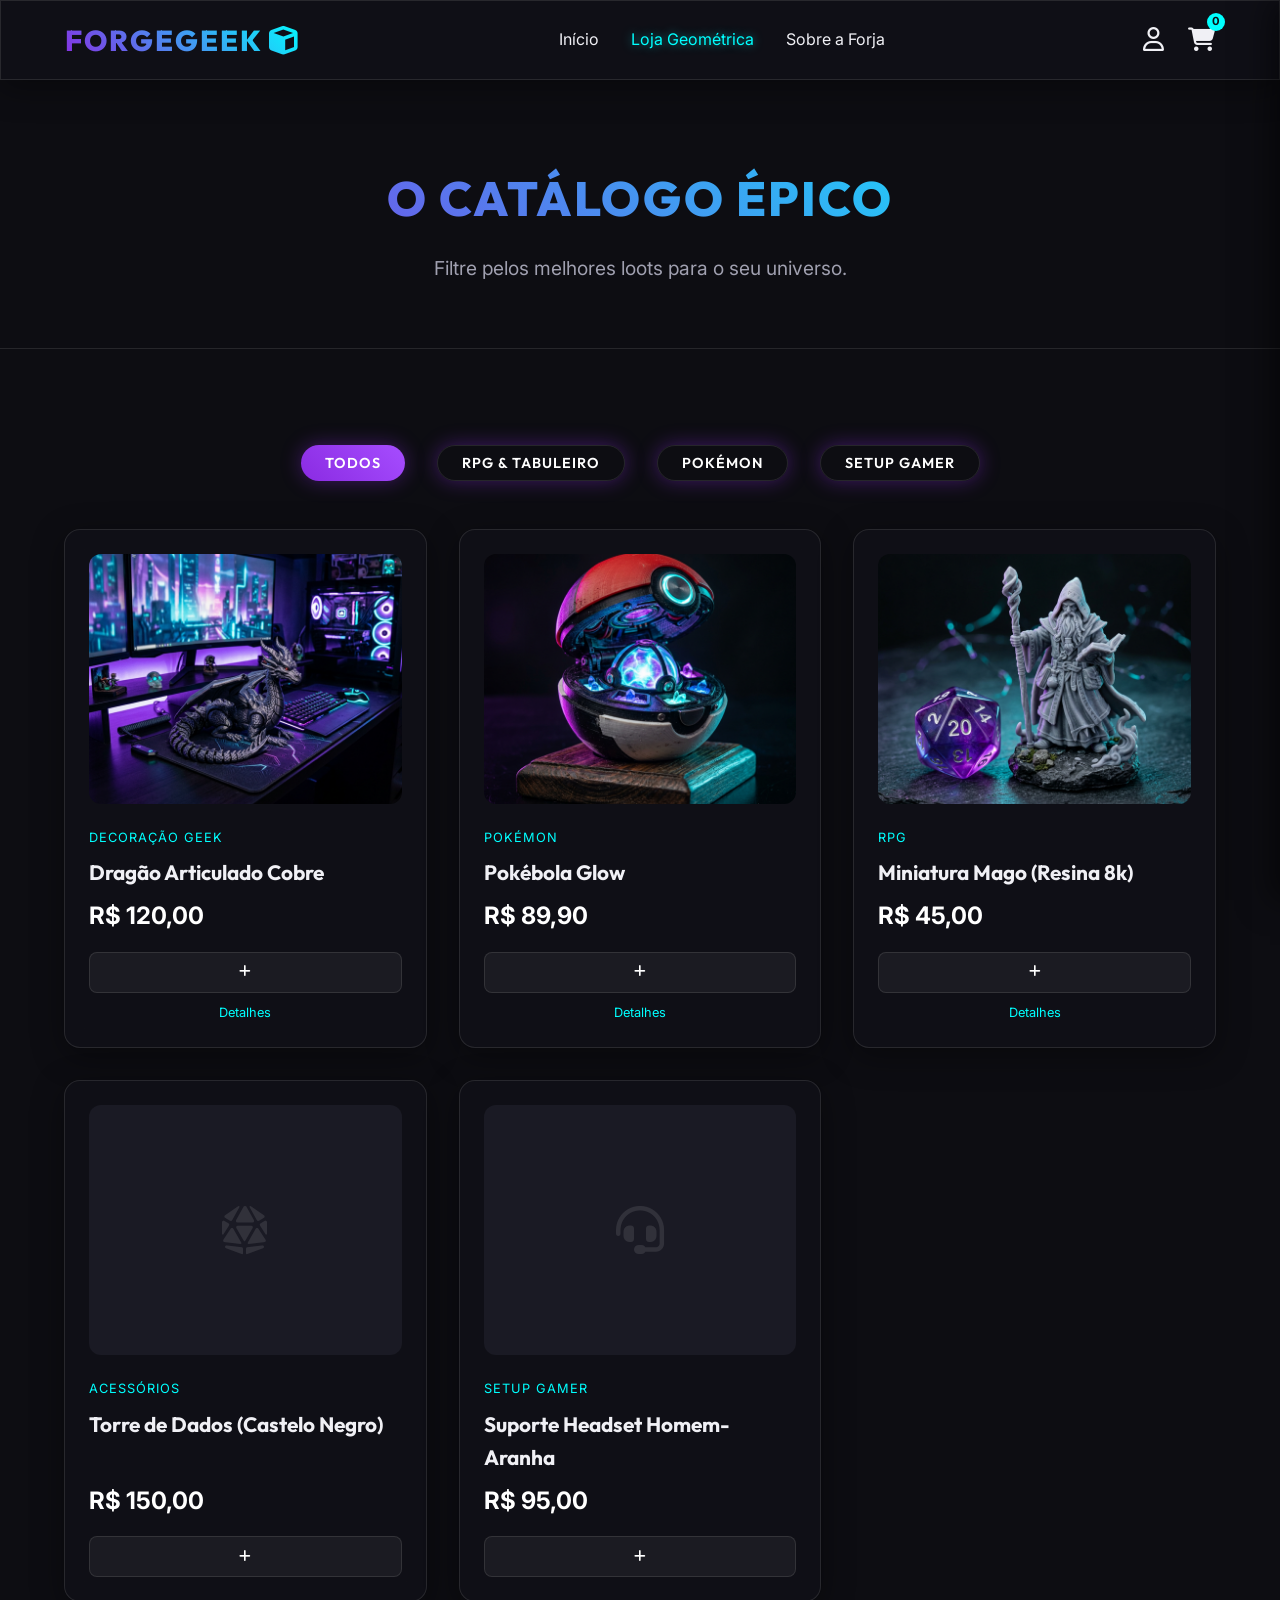
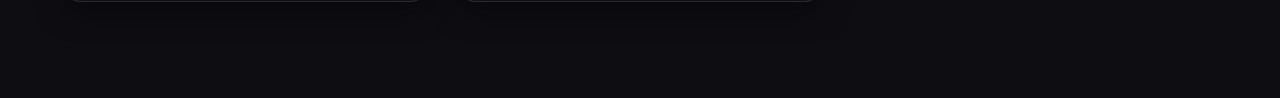
<file: produtos.html>
<!DOCTYPE html>
<html lang="pt-BR">
<head>
    <meta charset="UTF-8">
    <meta name="viewport" content="width=device-width, initial-scale=1.0">
    <title>Catálogo Completo | ForgeGeek 3D</title>
    <!-- Google Fonts -->
    <link href="https://fonts.googleapis.com/css2?family=Inter:wght@400;500;600&family=Outfit:wght@400;700;800&display=swap" rel="stylesheet">
    <!-- FontAwesome -->
    <link rel="stylesheet" href="https://cdnjs.cloudflare.com/ajax/libs/font-awesome/6.4.0/css/all.min.css">
    <link rel="stylesheet" href="css/style.css">
</head>
<body>

    <!-- Navbar -->
    <nav class="glass" id="navbar">
        <a href="index.html" class="brand">ForgeGeek <i class="fa-solid fa-cube"></i></a>
        <ul class="nav-links">
            <li><a href="index.html">Início</a></li>
            <li><a href="produtos.html" style="color: var(--secondary); text-shadow: 0 0 10px rgba(0, 255, 255, 0.5);">Loja Geométrica</a></li>
            <li><a href="index.html#about">Sobre a Forja</a></li>
        </ul>
        <div class="nav-icons">
            <a href="cliente.html"><i class="fa-regular fa-user"></i></a>
            <a href="#" id="cart-icon"><i class="fa-solid fa-cart-shopping"></i> <span class="cart-count">0</span></a>
        </div>
    </nav>

    <header style="padding: 10rem 5% 4rem; text-align: center; border-bottom: 1px solid var(--glass-border);">
        <h1 class="brand" style="font-size: 3rem; margin-bottom: 1rem;">O Catálogo Épico</h1>
        <p style="color: var(--text-muted); font-size: 1.2rem;">Filtre pelos melhores loots para o seu universo.</p>
    </header>

    <section>
        <div style="display: flex; gap: 2rem; margin-bottom: 3rem; flex-wrap: wrap; justify-content: center;">
            <button class="btn-primary" style="padding: 0.5rem 1.5rem; font-size: 0.9rem;">Todos</button>
            <button class="btn-primary" style="background: transparent; border: 1px solid var(--glass-border); padding: 0.5rem 1.5rem; font-size: 0.9rem;">RPG & Tabuleiro</button>
            <button class="btn-primary" style="background: transparent; border: 1px solid var(--glass-border); padding: 0.5rem 1.5rem; font-size: 0.9rem;">Pokémon</button>
            <button class="btn-primary" style="background: transparent; border: 1px solid var(--glass-border); padding: 0.5rem 1.5rem; font-size: 0.9rem;">Setup Gamer</button>
        </div>

        <div class="products-grid">
            <!-- Product 1 -->
            <div class="product-card glass">
                <div class="product-img-wrapper">
                    <img src="img/hero-dragon.png" alt="Dragão Articulado">
                </div>
                <div class="product-info">
                    <span class="product-category">Decoração Geek</span>
                    <h3 class="product-title">Dragão Articulado Cobre</h3>
                    <div class="product-price">R$ 120,00</div>
                    <button class="btn-add" onclick="addToCart(1, 'Dragão Articulado Cobre', 120, 'img/hero-dragon.png')"><i class="fa-solid fa-plus"></i></button>
                    <a href="produto.html" style="font-size:0.8rem; text-align:center; color: var(--secondary); margin-top:10px;">Detalhes</a>
                </div>
            </div>

            <!-- Product 2 -->
            <div class="product-card glass">
                <div class="product-img-wrapper">
                    <img src="img/pokeball.png" alt="Pokébola Compartimento">
                </div>
                <div class="product-info">
                    <span class="product-category">Pokémon</span>
                    <h3 class="product-title">Pokébola Glow</h3>
                    <div class="product-price">R$ 89,90</div>
                    <button class="btn-add" onclick="addToCart(2, 'Pokébola Glow', 89.90, 'img/pokeball.png')"><i class="fa-solid fa-plus"></i></button>
                    <a href="#" style="font-size:0.8rem; text-align:center; color: var(--secondary); margin-top:10px;">Detalhes</a>
                </div>
            </div>

            <!-- Product 3 -->
            <div class="product-card glass">
                <div class="product-img-wrapper">
                    <img src="img/rpg-mini.png" alt="Miniatura Mago RPG">
                </div>
                <div class="product-info">
                    <span class="product-category">RPG</span>
                    <h3 class="product-title">Miniatura Mago (Resina 8k)</h3>
                    <div class="product-price">R$ 45,00</div>
                    <button class="btn-add" onclick="addToCart(3, 'Miniatura Mago', 45.00, 'img/rpg-mini.png')"><i class="fa-solid fa-plus"></i></button>
                    <a href="#" style="font-size:0.8rem; text-align:center; color: var(--secondary); margin-top:10px;">Detalhes</a>
                </div>
            </div>
            
            <!-- Product 4 -->
            <div class="product-card glass">
                <div class="product-img-wrapper">
                    <div style="width: 100%; height: 100%; background: #1a1a24; display: flex; align-items: center; justify-content: center; font-size: 3rem; color: var(--glass-border);">
                        <i class="fa-solid fa-dice-d20"></i>
                    </div>
                </div>
                <div class="product-info">
                    <span class="product-category">Acessórios</span>
                    <h3 class="product-title">Torre de Dados (Castelo Negro)</h3>
                    <div class="product-price">R$ 150,00</div>
                    <button class="btn-add" onclick="addToCart(4, 'Torre de Dados', 150.00, '')"><i class="fa-solid fa-plus"></i></button>
                </div>
            </div>
            
             <!-- Product 5 -->
            <div class="product-card glass">
                <div class="product-img-wrapper">
                    <div style="width: 100%; height: 100%; background: #1a1a24; display: flex; align-items: center; justify-content: center; font-size: 3rem; color: var(--glass-border);">
                        <i class="fa-solid fa-headset"></i>
                    </div>
                </div>
                <div class="product-info">
                    <span class="product-category">Setup Gamer</span>
                    <h3 class="product-title">Suporte Headset Homem-Aranha</h3>
                    <div class="product-price">R$ 95,00</div>
                    <button class="btn-add" onclick="addToCart(5, 'Suporte Headset', 95.00, '')"><i class="fa-solid fa-plus"></i></button>
                </div>
            </div>
        </div>
    </section>

    <!-- Cart Overlay & Sidebar -->
    <div class="cart-overlay" id="cart-overlay"></div>
    <div class="cart-sidebar" id="cart-sidebar">
        <!-- Re-use structure from main page -->
        <div class="cart-header"><h3>Seu Inventário</h3><button class="close-cart" id="close-cart"><i class="fa-solid fa-xmark"></i></button></div>
        <div class="cart-items" id="cart-items"></div>
        <div class="cart-footer">
            <div class="cart-total"><span>Total:</span><span id="cart-total-price">R$ 0,00</span></div>
            <a href="carrinho.html" class="btn-primary btn-checkout">Finalizar Compra Seguro</a>
        </div>
    </div>
    <div id="toast-container"></div>
    
    <script src="js/main.js"></script>
</body>
</html>
</file>
<file: css/style.css>
:root {
  --primary: #8a2be2; /* Neon Purple */
  --secondary: #00ffff; /* Cyan */
  --bg: #0d0d12; /* Very dark blue/black */
  --bg-glass: rgba(18, 18, 25, 0.7);
  --glass-border: rgba(255, 255, 255, 0.1);
  --text-main: #f0f0f5;
  --text-muted: #a0a0b0;
  --font-heading: 'Outfit', sans-serif;
  --font-body: 'Inter', sans-serif;
}

* {
  margin: 0;
  padding: 0;
  box-sizing: border-box;
}

body {
  background-color: var(--bg);
  color: var(--text-main);
  font-family: var(--font-body);
  overflow-x: hidden;
  line-height: 1.6;
}

h1, h2, h3, h4, .brand {
  font-family: var(--font-heading);
  font-weight: 700;
}

a {
  text-decoration: none;
  color: var(--text-main);
  transition: all 0.3s ease;
}

/* Glassmorphism Classes */
.glass {
  background: var(--bg-glass);
  backdrop-filter: blur(12px);
  -webkit-backdrop-filter: blur(12px);
  border: 1px solid var(--glass-border);
  box-shadow: 0 8px 32px 0 rgba(0, 0, 0, 0.37);
}

/* Navbar */
nav {
  position: fixed;
  top: 0;
  width: 100%;
  padding: 1rem 5%;
  display: flex;
  justify-content: space-between;
  align-items: center;
  z-index: 1000;
  transition: padding 0.3s;
}

nav.scrolled {
  padding: 0.8rem 5%;
  border-bottom: 1px solid var(--glass-border);
  background: rgba(13, 13, 18, 0.9);
}

.brand {
  font-size: 1.8rem;
  font-weight: 800;
  background: linear-gradient(45deg, var(--primary), var(--secondary));
  -webkit-background-clip: text;
  -webkit-text-fill-color: transparent;
  text-transform: uppercase;
  letter-spacing: 2px;
}

.nav-links {
  display: flex;
  gap: 2rem;
  list-style: none;
}

.nav-links a:hover {
  color: var(--secondary);
  text-shadow: 0 0 10px rgba(0, 255, 255, 0.5);
}

.nav-icons {
  display: flex;
  gap: 1.5rem;
  font-size: 1.5rem;
}

.nav-icons a {
  position: relative;
}

.nav-icons a:hover {
  color: var(--primary);
  text-shadow: 0 0 10px rgba(138, 43, 226, 0.8);
}

.cart-count {
  position: absolute;
  top: -8px;
  right: -10px;
  background: var(--secondary);
  color: var(--bg);
  font-size: 0.7rem;
  font-weight: bold;
  height: 18px;
  width: 18px;
  border-radius: 50%;
  display: flex;
  align-items: center;
  justify-content: center;
}

/* Hero Section */
.hero {
  height: 100vh;
  display: flex;
  align-items: center;
  justify-content: space-between;
  padding: 0 5%;
  position: relative;
  overflow: hidden;
}

.hero::before {
  content: '';
  position: absolute;
  top: 30%;
  left: 50%;
  width: 600px;
  height: 600px;
  background: radial-gradient(circle, rgba(138,43,226,0.3) 0%, rgba(13,13,18,0) 70%);
  transform: translate(-50%, -50%);
  z-index: -1;
}

.hero-text {
  max-width: 600px;
  z-index: 2;
}

.hero-text h1 {
  font-size: 4rem;
  line-height: 1.1;
  margin-bottom: 1.5rem;
  background: linear-gradient(to right, #fff, var(--text-muted));
  -webkit-background-clip: text;
  -webkit-text-fill-color: transparent;
}

.hero-text p {
  font-size: 1.2rem;
  color: var(--text-muted);
  margin-bottom: 2rem;
}

.btn-primary {
  display: inline-block;
  padding: 1rem 2.5rem;
  border-radius: 50px;
  background: linear-gradient(45deg, var(--primary), #a64dff);
  color: white;
  font-weight: 600;
  font-family: var(--font-heading);
  text-transform: uppercase;
  letter-spacing: 1px;
  transition: transform 0.3s, box-shadow 0.3s;
  border: none;
  cursor: pointer;
  box-shadow: 0 0 20px rgba(138, 43, 226, 0.4);
}

.btn-primary:hover {
  transform: translateY(-3px) scale(1.05);
  box-shadow: 0 0 30px rgba(138, 43, 226, 0.7);
  color: white;
}

.hero-image {
  flex: 1;
  display: flex;
  justify-content: center;
  position: relative;
  z-index: 2;
}

.hero-image img {
  max-width: 90%;
  border-radius: 20px;
  animation: float 6s ease-in-out infinite;
  box-shadow: 0 20px 50px rgba(0,0,0,0.5);
  border: 1px solid var(--glass-border);
}

.hero-image::after {
  content: '';
  position: absolute;
  bottom: -20px;
  left: 50%;
  transform: translateX(-50%);
  width: 60%;
  height: 20px;
  background: rgba(0, 0, 0, 0.5);
  filter: blur(15px);
  border-radius: 50%;
}

@keyframes float {
  0% { transform: translateY(0px) rotate(0deg); }
  50% { transform: translateY(-20px) rotate(2deg); }
  100% { transform: translateY(0px) rotate(0deg); }
}

/* Sections */
section {
  padding: 6rem 5%;
}

.section-title {
  text-align: center;
  font-size: 2.5rem;
  margin-bottom: 3rem;
  position: relative;
  display: inline-block;
  left: 50%;
  transform: translateX(-50%);
}

.section-title::after {
  content: '';
  position: absolute;
  bottom: -10px;
  left: 50%;
  transform: translateX(-50%);
  width: 60px;
  height: 4px;
  background: var(--secondary);
  border-radius: 2px;
  box-shadow: 0 0 10px var(--secondary);
}

/* Best Sellers Grid */
.products-grid {
  display: grid;
  grid-template-columns: repeat(auto-fit, minmax(280px, 1fr));
  gap: 2rem;
}

.product-card {
  border-radius: 16px;
  padding: 1.5rem;
  transition: transform 0.4s, box-shadow 0.4s;
  position: relative;
  overflow: hidden;
  display: flex;
  flex-direction: column;
}

.product-card:hover {
  transform: translateY(-10px);
  box-shadow: 0 15px 30px rgba(0, 0, 0, 0.5);
  border-color: rgba(0, 255, 255, 0.3);
}

.product-card::before {
  content: '';
  position: absolute;
  top: 0; left: -100%;
  width: 50%; height: 100%;
  background: linear-gradient(to right, rgba(255,255,255,0) 0%, rgba(255,255,255,0.05) 50%, rgba(255,255,255,0) 100%);
  transform: skewX(-25deg);
  transition: 0.5s;
  z-index: 1;
}

.product-card:hover::before {
  left: 150%;
}

.product-img-wrapper {
  width: 100%;
  height: 250px;
  border-radius: 12px;
  overflow: hidden;
  margin-bottom: 1.5rem;
  position: relative;
}

.product-img-wrapper img {
  width: 100%;
  height: 100%;
  object-fit: cover;
  transition: transform 0.5s ease;
}

.product-card:hover .product-img-wrapper img {
  transform: scale(1.1);
}

.badge {
  position: absolute;
  top: 10px;
  left: 10px;
  background: var(--primary);
  color: white;
  padding: 0.3rem 0.8rem;
  border-radius: 20px;
  font-size: 0.8rem;
  font-weight: bold;
  z-index: 2;
  box-shadow: 0 0 10px rgba(138,43,226,0.5);
}

.product-info {
  flex-grow: 1;
  display: flex;
  flex-direction: column;
  z-index: 2;
}

.product-category {
  font-size: 0.8rem;
  color: var(--secondary);
  text-transform: uppercase;
  letter-spacing: 1px;
  margin-bottom: 0.5rem;
}

.product-title {
  font-size: 1.3rem;
  margin-bottom: 0.5rem;
}

.product-price {
  font-size: 1.5rem;
  font-weight: 700;
  color: white;
  margin-bottom: 1rem;
  margin-top: auto;
}

.product-price span {
  font-size: 0.9rem;
  color: var(--text-muted);
  text-decoration: line-through;
  margin-left: 10px;
  font-weight: normal;
}

.btn-add {
  display: flex;
  align-items: center;
  justify-content: center;
  gap: 0.5rem;
  width: 100%;
  padding: 0.8rem;
  border-radius: 8px;
  background: rgba(255,255,255,0.05);
  border: 1px solid var(--glass-border);
  color: white;
  font-weight: 600;
  cursor: pointer;
  transition: all 0.3s;
}

.btn-add:hover {
  background: var(--secondary);
  color: var(--bg);
  box-shadow: 0 0 15px rgba(0, 255, 255, 0.4);
}

/* Features */
.features {
  display: grid;
  grid-template-columns: repeat(auto-fit, minmax(200px, 1fr));
  gap: 2rem;
  text-align: center;
}

.feature-box i {
  font-size: 2.5rem;
  color: var(--secondary);
  margin-bottom: 1rem;
  text-shadow: 0 0 10px rgba(0, 255, 255, 0.5);
}

/* Footer */
footer {
  background: #0a0a0e;
  padding: 4rem 5% 2rem;
  border-top: 1px solid var(--glass-border);
}

.footer-content {
  display: grid;
  grid-template-columns: repeat(auto-fit, minmax(200px, 1fr));
  gap: 3rem;
  margin-bottom: 3rem;
}

.footer-column h3 {
  margin-bottom: 1.5rem;
  color: white;
}

.footer-column ul {
  list-style: none;
}

.footer-column ul li {
  margin-bottom: 0.8rem;
}

.footer-column ul li a {
  color: var(--text-muted);
}

.footer-column ul li a:hover {
  color: var(--secondary);
}

.social-links {
  display: flex;
  gap: 1rem;
}

.social-links a {
  display: flex;
  align-items: center;
  justify-content: center;
  width: 40px;
  height: 40px;
  border-radius: 50%;
  background: rgba(255,255,255,0.05);
  color: white;
  transition: all 0.3s;
}

.social-links a:hover {
  background: var(--primary);
  transform: translateY(-3px);
  box-shadow: 0 0 15px rgba(138,43,226,0.5);
}

.footer-bottom {
  text-align: center;
  padding-top: 2rem;
  border-top: 1px solid var(--glass-border);
  color: var(--text-muted);
  font-size: 0.9rem;
}

/* Cart Overlay */
.cart-overlay {
  position: fixed;
  top: 0;
  left: 0;
  width: 100vw;
  height: 100vh;
  background: rgba(0,0,0,0.6);
  z-index: 2000;
  opacity: 0;
  visibility: hidden;
  transition: 0.3s;
}

.cart-overlay.active {
  opacity: 1;
  visibility: visible;
}

.cart-sidebar {
  position: fixed;
  top: 0;
  right: -400px;
  width: 100%;
  max-width: 400px;
  height: 100vh;
  background: var(--bg);
  border-left: 1px solid var(--glass-border);
  z-index: 2001;
  padding: 2rem;
  display: flex;
  flex-direction: column;
  transition: right 0.4s ease;
  box-shadow: -10px 0 30px rgba(0,0,0,0.5);
}

.cart-sidebar.active {
  right: 0;
}

.cart-header {
  display: flex;
  justify-content: space-between;
  align-items: center;
  margin-bottom: 2rem;
  border-bottom: 1px solid var(--glass-border);
  padding-bottom: 1rem;
}

.close-cart {
  background: none;
  border: none;
  color: white;
  font-size: 1.5rem;
  cursor: pointer;
  transition: color 0.3s;
}
.close-cart:hover { color: var(--secondary); }

.cart-items {
  flex-grow: 1;
  overflow-y: auto;
  display: flex;
  flex-direction: column;
  gap: 1rem;
}

.cart-item {
  display: flex;
  gap: 1rem;
  background: rgba(255,255,255,0.02);
  padding: 1rem;
  border-radius: 12px;
  border: 1px solid var(--glass-border);
}

.cart-item img {
  width: 60px;
  height: 60px;
  border-radius: 8px;
  object-fit: cover;
}

.cart-item-info flex-grow: 1;

.cart-item-title {
  font-size: 0.9rem;
  font-weight: 600;
  margin-bottom: 0.3rem;
}

.cart-item-price {
  color: var(--secondary);
  font-weight: bold;
}

.remove-item {
  color: #ff4444;
  cursor: pointer;
  font-size: 0.8rem;
  margin-top: 5px;
  display: inline-block;
}

.cart-footer {
  border-top: 1px solid var(--glass-border);
  padding-top: 1.5rem;
  margin-top: 1rem;
}

.cart-total {
  display: flex;
  justify-content: space-between;
  font-size: 1.2rem;
  font-weight: bold;
  margin-bottom: 1rem;
}

.btn-checkout {
  width: 100%;
  text-align: center;
}

/* Toast Notifications */
#toast-container {
  position: fixed;
  bottom: 20px;
  right: 20px;
  z-index: 3000;
  display: flex;
  flex-direction: column;
  gap: 10px;
}

.toast {
  background: var(--bg-glass);
  backdrop-filter: blur(12px);
  border: 1px solid var(--secondary);
  color: white;
  padding: 1rem 1.5rem;
  border-radius: 8px;
  box-shadow: 0 5px 15px rgba(0,255,255,0.2);
  display: flex;
  align-items: center;
  gap: 10px;
  transform: translateX(120%);
  transition: transform 0.3s cubic-bezier(0.175, 0.885, 0.32, 1.275);
}

.toast.show {
  transform: translateX(0);
}

.toast i { color: var(--secondary); }

/* Responsive */
@media (max-width: 900px) {
  .hero { flex-direction: column; text-align: center; padding-top: 6rem; }
  .hero-text { margin-bottom: 3rem; }
  .hero::before { display: none; }
  .nav-links { display: none; } /* Add hamburger menu later */
}
</file>
<file: docs/css/style.css>
:root {
  --primary: #8a2be2; /* Neon Purple */
  --secondary: #00ffff; /* Cyan */
  --bg: #0d0d12; /* Very dark blue/black */
  --bg-glass: rgba(18, 18, 25, 0.7);
  --glass-border: rgba(255, 255, 255, 0.1);
  --text-main: #f0f0f5;
  --text-muted: #a0a0b0;
  --font-heading: 'Outfit', sans-serif;
  --font-body: 'Inter', sans-serif;
}

* {
  margin: 0;
  padding: 0;
  box-sizing: border-box;
}

body {
  background-color: var(--bg);
  color: var(--text-main);
  font-family: var(--font-body);
  overflow-x: hidden;
  line-height: 1.6;
}

h1, h2, h3, h4, .brand {
  font-family: var(--font-heading);
  font-weight: 700;
}

a {
  text-decoration: none;
  color: var(--text-main);
  transition: all 0.3s ease;
}

/* Glassmorphism Classes */
.glass {
  background: var(--bg-glass);
  backdrop-filter: blur(12px);
  -webkit-backdrop-filter: blur(12px);
  border: 1px solid var(--glass-border);
  box-shadow: 0 8px 32px 0 rgba(0, 0, 0, 0.37);
}

/* Navbar */
nav {
  position: fixed;
  top: 0;
  width: 100%;
  padding: 1rem 5%;
  display: flex;
  justify-content: space-between;
  align-items: center;
  z-index: 1000;
  transition: padding 0.3s;
}

nav.scrolled {
  padding: 0.8rem 5%;
  border-bottom: 1px solid var(--glass-border);
  background: rgba(13, 13, 18, 0.9);
}

.brand {
  font-size: 1.8rem;
  font-weight: 800;
  background: linear-gradient(45deg, var(--primary), var(--secondary));
  -webkit-background-clip: text;
  -webkit-text-fill-color: transparent;
  text-transform: uppercase;
  letter-spacing: 2px;
}

.nav-links {
  display: flex;
  gap: 2rem;
  list-style: none;
}

.nav-links a:hover {
  color: var(--secondary);
  text-shadow: 0 0 10px rgba(0, 255, 255, 0.5);
}

.nav-icons {
  display: flex;
  gap: 1.5rem;
  font-size: 1.5rem;
}

.nav-icons a {
  position: relative;
}

.nav-icons a:hover {
  color: var(--primary);
  text-shadow: 0 0 10px rgba(138, 43, 226, 0.8);
}

.cart-count {
  position: absolute;
  top: -8px;
  right: -10px;
  background: var(--secondary);
  color: var(--bg);
  font-size: 0.7rem;
  font-weight: bold;
  height: 18px;
  width: 18px;
  border-radius: 50%;
  display: flex;
  align-items: center;
  justify-content: center;
}

/* Hero Section */
.hero {
  height: 100vh;
  display: flex;
  align-items: center;
  justify-content: space-between;
  padding: 0 5%;
  position: relative;
  overflow: hidden;
}

.hero::before {
  content: '';
  position: absolute;
  top: 30%;
  left: 50%;
  width: 600px;
  height: 600px;
  background: radial-gradient(circle, rgba(138,43,226,0.3) 0%, rgba(13,13,18,0) 70%);
  transform: translate(-50%, -50%);
  z-index: -1;
}

.hero-text {
  max-width: 600px;
  z-index: 2;
}

.hero-text h1 {
  font-size: 4rem;
  line-height: 1.1;
  margin-bottom: 1.5rem;
  background: linear-gradient(to right, #fff, var(--text-muted));
  -webkit-background-clip: text;
  -webkit-text-fill-color: transparent;
}

.hero-text p {
  font-size: 1.2rem;
  color: var(--text-muted);
  margin-bottom: 2rem;
}

.btn-primary {
  display: inline-block;
  padding: 1rem 2.5rem;
  border-radius: 50px;
  background: linear-gradient(45deg, var(--primary), #a64dff);
  color: white;
  font-weight: 600;
  font-family: var(--font-heading);
  text-transform: uppercase;
  letter-spacing: 1px;
  transition: transform 0.3s, box-shadow 0.3s;
  border: none;
  cursor: pointer;
  box-shadow: 0 0 20px rgba(138, 43, 226, 0.4);
}

.btn-primary:hover {
  transform: translateY(-3px) scale(1.05);
  box-shadow: 0 0 30px rgba(138, 43, 226, 0.7);
  color: white;
}

.hero-image {
  flex: 1;
  display: flex;
  justify-content: center;
  position: relative;
  z-index: 2;
}

.hero-image img {
  max-width: 90%;
  border-radius: 20px;
  animation: float 6s ease-in-out infinite;
  box-shadow: 0 20px 50px rgba(0,0,0,0.5);
  border: 1px solid var(--glass-border);
}

.hero-image::after {
  content: '';
  position: absolute;
  bottom: -20px;
  left: 50%;
  transform: translateX(-50%);
  width: 60%;
  height: 20px;
  background: rgba(0, 0, 0, 0.5);
  filter: blur(15px);
  border-radius: 50%;
}

@keyframes float {
  0% { transform: translateY(0px) rotate(0deg); }
  50% { transform: translateY(-20px) rotate(2deg); }
  100% { transform: translateY(0px) rotate(0deg); }
}

/* Sections */
section {
  padding: 6rem 5%;
}

.section-title {
  text-align: center;
  font-size: 2.5rem;
  margin-bottom: 3rem;
  position: relative;
  display: inline-block;
  left: 50%;
  transform: translateX(-50%);
}

.section-title::after {
  content: '';
  position: absolute;
  bottom: -10px;
  left: 50%;
  transform: translateX(-50%);
  width: 60px;
  height: 4px;
  background: var(--secondary);
  border-radius: 2px;
  box-shadow: 0 0 10px var(--secondary);
}

/* Best Sellers Grid */
.products-grid {
  display: grid;
  grid-template-columns: repeat(auto-fit, minmax(280px, 1fr));
  gap: 2rem;
}

.product-card {
  border-radius: 16px;
  padding: 1.5rem;
  transition: transform 0.4s, box-shadow 0.4s;
  position: relative;
  overflow: hidden;
  display: flex;
  flex-direction: column;
}

.product-card:hover {
  transform: translateY(-10px);
  box-shadow: 0 15px 30px rgba(0, 0, 0, 0.5);
  border-color: rgba(0, 255, 255, 0.3);
}

.product-card::before {
  content: '';
  position: absolute;
  top: 0; left: -100%;
  width: 50%; height: 100%;
  background: linear-gradient(to right, rgba(255,255,255,0) 0%, rgba(255,255,255,0.05) 50%, rgba(255,255,255,0) 100%);
  transform: skewX(-25deg);
  transition: 0.5s;
  z-index: 1;
}

.product-card:hover::before {
  left: 150%;
}

.product-img-wrapper {
  width: 100%;
  height: 250px;
  border-radius: 12px;
  overflow: hidden;
  margin-bottom: 1.5rem;
  position: relative;
}

.product-img-wrapper img {
  width: 100%;
  height: 100%;
  object-fit: cover;
  transition: transform 0.5s ease;
}

.product-card:hover .product-img-wrapper img {
  transform: scale(1.1);
}

.badge {
  position: absolute;
  top: 10px;
  left: 10px;
  background: var(--primary);
  color: white;
  padding: 0.3rem 0.8rem;
  border-radius: 20px;
  font-size: 0.8rem;
  font-weight: bold;
  z-index: 2;
  box-shadow: 0 0 10px rgba(138,43,226,0.5);
}

.product-info {
  flex-grow: 1;
  display: flex;
  flex-direction: column;
  z-index: 2;
}

.product-category {
  font-size: 0.8rem;
  color: var(--secondary);
  text-transform: uppercase;
  letter-spacing: 1px;
  margin-bottom: 0.5rem;
}

.product-title {
  font-size: 1.3rem;
  margin-bottom: 0.5rem;
}

.product-price {
  font-size: 1.5rem;
  font-weight: 700;
  color: white;
  margin-bottom: 1rem;
  margin-top: auto;
}

.product-price span {
  font-size: 0.9rem;
  color: var(--text-muted);
  text-decoration: line-through;
  margin-left: 10px;
  font-weight: normal;
}

.btn-add {
  display: flex;
  align-items: center;
  justify-content: center;
  gap: 0.5rem;
  width: 100%;
  padding: 0.8rem;
  border-radius: 8px;
  background: rgba(255,255,255,0.05);
  border: 1px solid var(--glass-border);
  color: white;
  font-weight: 600;
  cursor: pointer;
  transition: all 0.3s;
}

.btn-add:hover {
  background: var(--secondary);
  color: var(--bg);
  box-shadow: 0 0 15px rgba(0, 255, 255, 0.4);
}

/* Features */
.features {
  display: grid;
  grid-template-columns: repeat(auto-fit, minmax(200px, 1fr));
  gap: 2rem;
  text-align: center;
}

.feature-box i {
  font-size: 2.5rem;
  color: var(--secondary);
  margin-bottom: 1rem;
  text-shadow: 0 0 10px rgba(0, 255, 255, 0.5);
}

/* Footer */
footer {
  background: #0a0a0e;
  padding: 4rem 5% 2rem;
  border-top: 1px solid var(--glass-border);
}

.footer-content {
  display: grid;
  grid-template-columns: repeat(auto-fit, minmax(200px, 1fr));
  gap: 3rem;
  margin-bottom: 3rem;
}

.footer-column h3 {
  margin-bottom: 1.5rem;
  color: white;
}

.footer-column ul {
  list-style: none;
}

.footer-column ul li {
  margin-bottom: 0.8rem;
}

.footer-column ul li a {
  color: var(--text-muted);
}

.footer-column ul li a:hover {
  color: var(--secondary);
}

.social-links {
  display: flex;
  gap: 1rem;
}

.social-links a {
  display: flex;
  align-items: center;
  justify-content: center;
  width: 40px;
  height: 40px;
  border-radius: 50%;
  background: rgba(255,255,255,0.05);
  color: white;
  transition: all 0.3s;
}

.social-links a:hover {
  background: var(--primary);
  transform: translateY(-3px);
  box-shadow: 0 0 15px rgba(138,43,226,0.5);
}

.footer-bottom {
  text-align: center;
  padding-top: 2rem;
  border-top: 1px solid var(--glass-border);
  color: var(--text-muted);
  font-size: 0.9rem;
}

/* Cart Overlay */
.cart-overlay {
  position: fixed;
  top: 0;
  left: 0;
  width: 100vw;
  height: 100vh;
  background: rgba(0,0,0,0.6);
  z-index: 2000;
  opacity: 0;
  visibility: hidden;
  transition: 0.3s;
}

.cart-overlay.active {
  opacity: 1;
  visibility: visible;
}

.cart-sidebar {
  position: fixed;
  top: 0;
  right: -400px;
  width: 100%;
  max-width: 400px;
  height: 100vh;
  background: var(--bg);
  border-left: 1px solid var(--glass-border);
  z-index: 2001;
  padding: 2rem;
  display: flex;
  flex-direction: column;
  transition: right 0.4s ease;
  box-shadow: -10px 0 30px rgba(0,0,0,0.5);
}

.cart-sidebar.active {
  right: 0;
}

.cart-header {
  display: flex;
  justify-content: space-between;
  align-items: center;
  margin-bottom: 2rem;
  border-bottom: 1px solid var(--glass-border);
  padding-bottom: 1rem;
}

.close-cart {
  background: none;
  border: none;
  color: white;
  font-size: 1.5rem;
  cursor: pointer;
  transition: color 0.3s;
}
.close-cart:hover { color: var(--secondary); }

.cart-items {
  flex-grow: 1;
  overflow-y: auto;
  display: flex;
  flex-direction: column;
  gap: 1rem;
}

.cart-item {
  display: flex;
  gap: 1rem;
  background: rgba(255,255,255,0.02);
  padding: 1rem;
  border-radius: 12px;
  border: 1px solid var(--glass-border);
}

.cart-item img {
  width: 60px;
  height: 60px;
  border-radius: 8px;
  object-fit: cover;
}

.cart-item-info { flex-grow: 1; }

.cart-item-title {
  font-size: 0.9rem;
  font-weight: 600;
  margin-bottom: 0.3rem;
}

.cart-item-price {
  color: var(--secondary);
  font-weight: bold;
}

.remove-item {
  color: #ff4444;
  cursor: pointer;
  font-size: 0.8rem;
  margin-top: 5px;
  display: inline-block;
}

.cart-footer {
  border-top: 1px solid var(--glass-border);
  padding-top: 1.5rem;
  margin-top: 1rem;
}

.cart-total {
  display: flex;
  justify-content: space-between;
  font-size: 1.2rem;
  font-weight: bold;
  margin-bottom: 1rem;
}

.btn-checkout {
  width: 100%;
  text-align: center;
}

/* Toast Notifications */
#toast-container {
  position: fixed;
  bottom: 20px;
  right: 20px;
  z-index: 3000;
  display: flex;
  flex-direction: column;
  gap: 10px;
}

.toast {
  background: var(--bg-glass);
  backdrop-filter: blur(12px);
  border: 1px solid var(--secondary);
  color: white;
  padding: 1rem 1.5rem;
  border-radius: 8px;
  box-shadow: 0 5px 15px rgba(0,255,255,0.2);
  display: flex;
  align-items: center;
  gap: 10px;
  transform: translateX(120%);
  transition: transform 0.3s cubic-bezier(0.175, 0.885, 0.32, 1.275);
}

.toast.show {
  transform: translateX(0);
}

.toast i { color: var(--secondary); }

/* Responsive */
@media (max-width: 900px) {
  .hero { flex-direction: column; text-align: center; padding-top: 6rem; height: auto; padding-bottom: 4rem; }
  .hero-text { margin-bottom: 3rem; }
  .hero::before { display: none; }
  
  /* Mobile Menu */
  .nav-links {
    position: fixed;
    top: 0;
    left: -100%;
    width: 80%;
    height: 100vh;
    background: var(--bg);
    flex-direction: column;
    justify-content: center;
    align-items: center;
    transition: 0.3s;
    border-right: 1px solid var(--glass-border);
    box-shadow: 10px 0 30px rgba(0,0,0,0.5);
    z-index: 1001; /* Above nav */
  }
  .nav-links.active { left: 0; }
  .hamburger { display: block; font-size: 1.5rem; cursor: pointer; z-index: 1002; margin-right: 1rem; }
  
  /* Hide standard nav links logic, handle icon display */
  .nav-icons { margin-left: auto; }
  nav .brand { flex-grow: 1; text-align: center; font-size: 1.4rem; }
  nav { padding: 1rem; }
  
  /* Sections */
  section { padding: 4rem 5%; }
  
  #about { grid-template-columns: 1fr; gap: 2rem; }
  
  /* Feature Grid */
  .features { grid-template-columns: 1fr 1fr; gap: 1rem; }
  .feature-box { padding: 1rem; }
  .feature-box h3 { font-size: 1rem; }
  .feature-box p { font-size: 0.8rem; }
}

@media (max-width: 480px) {
  .hero-text h1 { font-size: 2.5rem; }
  .features { grid-template-columns: 1fr; }
  .product-detail-layout { margin-top: 6rem; }
  .cart-sidebar { width: 100%; padding: 1.5rem; }
}

/* Mobile Hamburger Style */
.hamburger {
  display: none;
}
@media (max-width: 900px) {
  .hamburger { display: block; color: white; }
}
</file>
